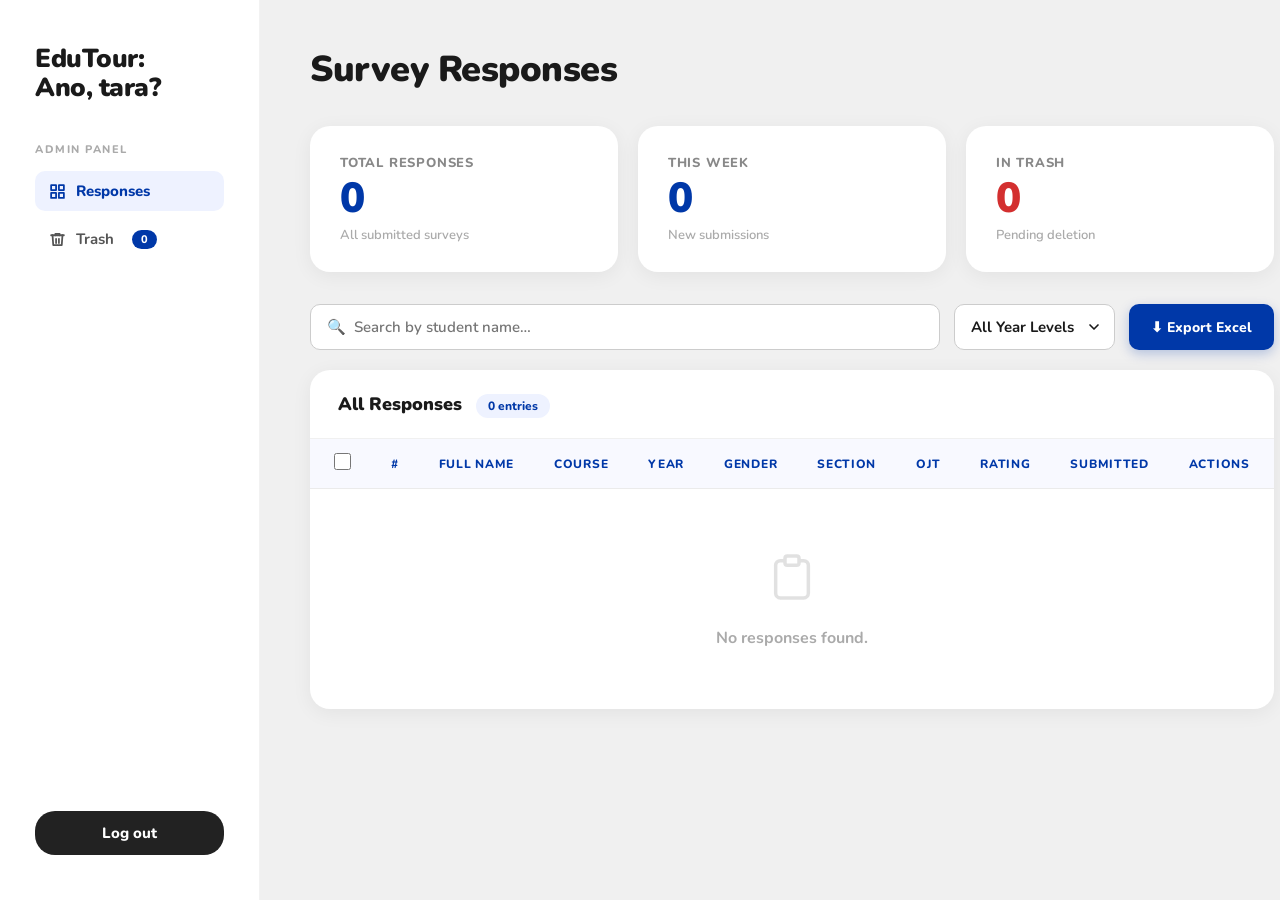
<file: admin.html>
<!DOCTYPE html>
<html lang="en">
<head>
    <meta charset="UTF-8">
    <meta name="viewport" content="width=device-width, initial-scale=1.0">
    <title>Admin Panel | EduTour</title>
    <link rel="stylesheet" href="style.css">
</head>
<body class="admin-body">

    <!-- Mobile sidebar toggle -->
    <button class="admin-mobile-toggle" id="adminSidebarToggle" onclick="toggleAdminSidebar()" aria-label="Toggle sidebar">
        <span></span><span></span><span></span>
    </button>
    <div class="admin-sidebar-overlay" id="adminSidebarOverlay" onclick="closeAdminSidebar()"></div>

    <aside class="admin-sidebar" id="adminSidebar">
        <div>
            <h2 class="sidebar-logo">EduTour:<br>Ano, tara?</h2>
            <p class="admin-nav-label">Admin Panel</p>
            <nav>
                <ul>
                    <li class="active">
                        <a href="admin.html">
                            <svg viewBox="0 0 24 24" fill="none" stroke="currentColor" stroke-width="2.5" stroke-linecap="round" stroke-linejoin="round" style="width:17px;height:17px;flex-shrink:0;"><rect x="3" y="3" width="7" height="7"/><rect x="14" y="3" width="7" height="7"/><rect x="14" y="14" width="7" height="7"/><rect x="3" y="14" width="7" height="7"/></svg>
                            Responses
                        </a>
                    </li>
                    <li>
                        <a href="#" onclick="openTrashView(event)">
                            <svg viewBox="0 0 24 24" fill="none" stroke="currentColor" stroke-width="2.5" stroke-linecap="round" stroke-linejoin="round" style="width:17px;height:17px;flex-shrink:0;"><polyline points="3 6 5 6 21 6"/><path d="M19 6l-1 14H6L5 6"/><path d="M10 11v6"/><path d="M14 11v6"/><path d="M9 6V4h6v2"/></svg>
                            Trash
                            <span class="admin-sidebar-badge" id="trashCountBadge">0</span>
                        </a>
                    </li>
                </ul>
            </nav>
        </div>

        <div class="admin-sidebar-logout">
            <button class="admin-logout-btn" onclick="openAdminLogout()">Log out</button>
        </div>
    </aside>

    <main class="admin-workspace">

        <!-- Page header -->
        <div class="admin-page-header">
            <h1 class="admin-page-title">Survey Responses</h1>
        </div>

        <!-- Stat cards -->
        <div class="admin-stat-row">
            <div class="admin-stat-card">
                <span class="admin-stat-label">Total Responses</span>
                <span class="admin-stat-value" id="statTotal">0</span>
                <span class="admin-stat-sub">All submitted surveys</span>
            </div>
            <div class="admin-stat-card">
                <span class="admin-stat-label">This Week</span>
                <span class="admin-stat-value" id="statWeek">0</span>
                <span class="admin-stat-sub">New submissions</span>
            </div>
            <div class="admin-stat-card">
                <span class="admin-stat-label">In Trash</span>
                <span class="admin-stat-value" id="statTrash" style="color:#d32f2f;">0</span>
                <span class="admin-stat-sub">Pending deletion</span>
            </div>
        </div>

        <!-- Toolbar -->
        <div class="admin-toolbar">
            <input class="admin-search-box" type="text" id="searchInput" placeholder="🔍  Search by student name…" oninput="applyFilters()">
            <div style="position:relative;">
                <select class="admin-filter-select" id="yearFilter" onchange="applyFilters()">
                    <option value="">All Year Levels</option>
                    <option value="1st Year">1st Year</option>
                    <option value="2nd Year">2nd Year</option>
                    <option value="3rd Year">3rd Year</option>
                    <option value="4th Year">4th Year</option>
                </select>
            </div>
            <div class="admin-export-group">
                <button class="admin-btn admin-btn-primary" onclick="exportToXLSX()">⬇ Export Excel</button>
            </div>
        </div>

        <!-- Responses table card -->
        <div class="admin-table-card" id="responsesTableCard">
            <div class="admin-table-header-bar">
                <div>
                    <span class="admin-table-header-title">All Responses</span>
                    <span class="admin-table-count-badge" id="tableCountBadge">0 entries</span>
                </div>
                <div class="admin-table-actions-right">
                    <button class="admin-btn admin-btn-outline-danger" id="deleteSelectedBtn" onclick="confirmDeleteSelected()" style="display:none;">
                        🗑 Delete Selected
                    </button>
                </div>
            </div>

            <div class="admin-table-wrapper">
                <table class="admin-table" id="responsesTable">
                    <thead>
                        <tr>
                            <th class="col-check"><input type="checkbox" class="admin-checkbox" id="selectAllChk" onchange="toggleSelectAll(this)"></th>
                            <th>#</th>
                            <th>Full Name</th>
                            <th>Course</th>
                            <th>Year</th>
                            <th>Gender</th>
                            <th>Section</th>
                            <th>OJT</th>
                            <th>Rating</th>
                            <th>Submitted</th>
                            <th>Actions</th>
                        </tr>
                    </thead>
                    <tbody id="responsesTableBody">
                        <!-- Populated by JS -->
                    </tbody>
                </table>
            </div>

            <!-- Empty state (shown when no responses) -->
            <div class="admin-empty-state" id="emptyState" style="display:none;">
                <svg viewBox="0 0 24 24" fill="none" stroke="currentColor" stroke-width="1.5"><path d="M9 5H7a2 2 0 00-2 2v12a2 2 0 002 2h10a2 2 0 002-2V7a2 2 0 00-2-2h-2"/><rect x="9" y="3" width="6" height="4" rx="1" ry="1"/></svg>
                <p>No responses found.</p>
            </div>

            <div class="admin-pagination" id="paginationBar">
                <span class="admin-pagination-info" id="paginationInfo">Showing 0–0 of 0</span>
                <div class="admin-pagination-btns" id="paginationBtns"></div>
            </div>
        </div>

        <!-- ---- TRASH SECTION ---- -->
        <div id="trashSection" style="display:none;">
            <div class="admin-section-divider">
                <div class="admin-section-divider-line"></div>
                <span class="admin-section-divider-label">🗑 Trash</span>
                <div class="admin-section-divider-line"></div>
            </div>

            <div class="admin-table-card">
                <div class="admin-table-header-bar">
                    <div>
                        <span class="admin-table-header-title">Deleted Responses</span>
                        <span class="admin-table-count-badge" id="trashTableCountBadge">0 entries</span>
                    </div>
                    <div class="admin-table-actions-right">
                        <button class="admin-btn admin-btn-ghost" onclick="restoreAllTrash()">↩ Restore All</button>
                        <button class="admin-btn admin-btn-danger" onclick="confirmEmptyTrash()">Empty Trash</button>
                    </div>
                </div>

                <div class="admin-table-wrapper">
                    <table class="admin-table" id="trashTable">
                        <thead>
                            <tr>
                                <th>#</th>
                                <th>Full Name</th>
                                <th>Course</th>
                                <th>Year</th>
                                <th>Gender</th>
                                <th>Deleted</th>
                                <th>Auto-Delete In</th>
                                <th>Actions</th>
                            </tr>
                        </thead>
                        <tbody id="trashTableBody">
                        </tbody>
                    </table>
                </div>

                <div class="admin-empty-state" id="trashEmptyState" style="display:none;">
                    <svg viewBox="0 0 24 24" fill="none" stroke="currentColor" stroke-width="1.5"><polyline points="3 6 5 6 21 6"/><path d="M19 6l-1 14H6L5 6"/><path d="M10 11v6"/><path d="M14 11v6"/><path d="M9 6V4h6v2"/></svg>
                    <p>Trash is empty.</p>
                </div>
            </div>
        </div>

    </main>


    <!-- VIEW RESPONSE MODAL -->
    <div class="admin-modal-overlay" id="viewModal" onclick="closeModalOnBackdrop(event,'viewModal')">
        <div class="admin-modal-card">
            <button class="admin-modal-close" onclick="closeAdminModal('viewModal')">&times;</button>
            <h2 class="admin-modal-title" id="viewModalName">Student Name</h2>
            <p class="admin-modal-subtitle" id="viewModalSub">Submitted on —</p>

            <div class="admin-view-section-title">Personal Information</div>
            <div class="admin-view-grid" id="viewPersonalGrid"></div>

            <div class="admin-view-section-title">Skills &amp; Experience Evaluation</div>
            <div class="admin-view-grid" id="viewSkillsGrid"></div>

            <div class="admin-view-section-title">Tourism Survey Answers</div>
            <div class="admin-view-grid" id="viewTourismGrid"></div>

            <div style="display:flex;gap:10px;margin-top:32px;flex-wrap:wrap;">
                <button class="admin-btn admin-btn-ghost" style="flex:1;" onclick="printResponse()">🖨 Print</button>
                <button class="admin-btn admin-btn-primary" style="flex:1;" onclick="downloadPDF()">⬇ Download PDF</button>
            </div>
        </div>
    </div>

    <!-- DELETE SINGLE CONFIRM MODAL -->
    <div class="admin-modal-overlay" id="deleteModal" onclick="closeModalOnBackdrop(event,'deleteModal')">
        <div class="admin-modal-card admin-modal-card-sm">
            <button class="admin-modal-close" onclick="closeAdminModal('deleteModal')">&times;</button>
            <div class="admin-confirm-icon">🗑️</div>
            <h3 class="admin-confirm-title">Move to Trash?</h3>
            <p class="admin-confirm-body">This response will be moved to the trash and automatically permanently deleted after <strong>30 days</strong>. You can restore it anytime before then.</p>
            <div class="admin-confirm-buttons">
                <button class="admin-btn admin-btn-ghost" onclick="closeAdminModal('deleteModal')">Cancel</button>
                <button class="admin-btn admin-btn-danger" onclick="executeDelete()">Move to Trash</button>
            </div>
        </div>
    </div>

    <!-- DELETE SELECTED CONFIRM MODAL -->
    <div class="admin-modal-overlay" id="deleteSelectedModal" onclick="closeModalOnBackdrop(event,'deleteSelectedModal')">
        <div class="admin-modal-card admin-modal-card-sm">
            <button class="admin-modal-close" onclick="closeAdminModal('deleteSelectedModal')">&times;</button>
            <div class="admin-confirm-icon">🗑️</div>
            <h3 class="admin-confirm-title" id="deleteSelectedTitle">Delete Selected?</h3>
            <p class="admin-confirm-body">The selected responses will be moved to trash and permanently deleted after <strong>30 days</strong> if not restored.</p>
            <div class="admin-confirm-buttons">
                <button class="admin-btn admin-btn-ghost" onclick="closeAdminModal('deleteSelectedModal')">Cancel</button>
                <button class="admin-btn admin-btn-danger" onclick="executeDeleteSelected()">Move to Trash</button>
            </div>
        </div>
    </div>

    <!-- PERMANENT DELETE CONFIRM MODAL (from trash) -->
    <div class="admin-modal-overlay" id="permDeleteModal" onclick="closeModalOnBackdrop(event,'permDeleteModal')">
        <div class="admin-modal-card admin-modal-card-sm">
            <button class="admin-modal-close" onclick="closeAdminModal('permDeleteModal')">&times;</button>
            <div class="admin-confirm-icon">⚠️</div>
            <h3 class="admin-confirm-title">Permanently Delete?</h3>
            <div class="admin-perm-warning">⚠️ This action cannot be undone. The record will be erased permanently and cannot be recovered.</div>
            <div class="admin-confirm-buttons">
                <button class="admin-btn admin-btn-ghost" onclick="closeAdminModal('permDeleteModal')">Cancel</button>
                <button class="admin-btn admin-btn-danger" onclick="executePermDelete()">Delete Permanently</button>
            </div>
        </div>
    </div>

    <!-- EMPTY TRASH CONFIRM MODAL -->
    <div class="admin-modal-overlay" id="emptyTrashModal" onclick="closeModalOnBackdrop(event,'emptyTrashModal')">
        <div class="admin-modal-card admin-modal-card-sm">
            <button class="admin-modal-close" onclick="closeAdminModal('emptyTrashModal')">&times;</button>
            <div class="admin-confirm-icon">🗑️</div>
            <h3 class="admin-confirm-title">Empty Entire Trash?</h3>
            <div class="admin-perm-warning">⚠️ All items in the trash will be permanently deleted. This cannot be undone.</div>
            <div class="admin-confirm-buttons">
                <button class="admin-btn admin-btn-ghost" onclick="closeAdminModal('emptyTrashModal')">Cancel</button>
                <button class="admin-btn admin-btn-danger" onclick="executeEmptyTrash()">Empty Trash</button>
            </div>
        </div>
    </div>

    <!-- LOGOUT CONFIRM MODAL -->
    <div class="admin-modal-overlay" id="adminLogoutModal" onclick="closeModalOnBackdrop(event,'adminLogoutModal')">
        <div class="admin-modal-card admin-modal-card-sm">
            <button class="admin-modal-close" onclick="closeAdminModal('adminLogoutModal')">&times;</button>
            <div class="admin-logout-confirm-inner">
                <div class="admin-confirm-icon">👋</div>
                <h3 class="admin-confirm-title">Logging Out?</h3>
                <p class="admin-confirm-body">Are you sure you want to end your session and return to the main landing page?</p>
                <div class="admin-confirm-buttons">
                    <button class="admin-btn admin-btn-ghost" onclick="closeAdminModal('adminLogoutModal')">Cancel</button>
                    <button class="admin-btn admin-btn-danger" onclick="window.location.href='index.html'">Log Out</button>
                </div>
            </div>
        </div>
    </div>

    <!-- ===================== JAVASCRIPT ===================== -->
    <script>
    const LS_RESPONSES_KEY = 'tourinsights_responses';
    const LS_TRASH_KEY     = 'tourinsights_trash';

    function loadFromStorage() {
        try {
            const r = localStorage.getItem(LS_RESPONSES_KEY);
            const t = localStorage.getItem(LS_TRASH_KEY);
            return {
                responses:        r ? JSON.parse(r) : [],
                trashedResponses: t ? JSON.parse(t) : []
            };
        } catch(e) {
            return { responses: [], trashedResponses: [] };
        }
    }

    function saveToStorage() {
        try {
            localStorage.setItem(LS_RESPONSES_KEY, JSON.stringify(responses));
            localStorage.setItem(LS_TRASH_KEY,      JSON.stringify(trashedResponses));
        } catch(e) {}
    }

    const _stored = loadFromStorage();
    let responses        = _stored.responses;
    let trashedResponses = _stored.trashedResponses;
    let filteredResponses = [...responses];

    // Pagination
    const PAGE_SIZE = 10;
    let currentPage = 1;

    // Pending action targets
    let pendingDeleteId = null;
    let pendingPermDeleteId = null;
    let currentViewId = null;

    // =========================================================
    //  INIT
    // =========================================================
    document.addEventListener('DOMContentLoaded', function () {
        const _init = loadFromStorage();
        responses        = _init.responses;
        trashedResponses = _init.trashedResponses;
        filteredResponses = [...responses];
        updateStats();
        renderTable();
    });

    // =========================================================
    //  STATS
    // =========================================================
    function updateStats() {
        const now = Date.now();
        const weekAgo = now - 7 * 86400000;
        const thisWeek = responses.filter(r => r.submittedAt >= weekAgo).length;

        document.getElementById('statTotal').textContent = responses.length;
        document.getElementById('statWeek').textContent = thisWeek;
        document.getElementById('statTrash').textContent = trashedResponses.length;
        document.getElementById('trashCountBadge').textContent = trashedResponses.length;
    }

    // =========================================================
    //  FILTERS & SEARCH
    // =========================================================
    function applyFilters() {
        const query = document.getElementById('searchInput').value.trim().toLowerCase();
        const year = document.getElementById('yearFilter').value;

        filteredResponses = responses.filter(r => {
            const fullName = (r.firstName + ' ' + r.lastName).toLowerCase();
            const matchName = !query || fullName.includes(query);
            const matchYear = !year || r.year === year;
            return matchName && matchYear;
        });

        currentPage = 1;
        renderTable();
    }

    // =========================================================
    //  TABLE RENDER
    // =========================================================
    function renderTable() {
        const tbody = document.getElementById('responsesTableBody');
        const emptyState = document.getElementById('emptyState');
        const totalCount = filteredResponses.length;
        const totalPages = Math.max(1, Math.ceil(totalCount / PAGE_SIZE));
        if (currentPage > totalPages) currentPage = totalPages;

        const start = (currentPage - 1) * PAGE_SIZE;
        const end = Math.min(start + PAGE_SIZE, totalCount);
        const pageData = filteredResponses.slice(start, end);

        // Badge
        document.getElementById('tableCountBadge').textContent =
            totalCount + (totalCount === 1 ? ' entry' : ' entries');

        // Empty state
        if (totalCount === 0) {
            tbody.innerHTML = '';
            emptyState.style.display = 'block';
            document.getElementById('paginationBar').style.display = 'none';
            renderPagination(0, 0, 0, 0);
            return;
        }

        emptyState.style.display = 'none';
        document.getElementById('paginationBar').style.display = 'flex';

        // Rows
        tbody.innerHTML = '';
        pageData.forEach((r, idx) => {
            const row = document.createElement('tr');
            row.dataset.id = r.id;

            const genderClass = r.gender === 'Male' ? 'admin-gender-m'
                : r.gender === 'Female' ? 'admin-gender-f'
                : r.gender === 'Non-binary' ? 'admin-gender-nb'
                : 'admin-gender-ns';

            const ratingStars = '⭐'.repeat(parseInt(r.learningRating) || 0);
            const submittedDate = new Date(r.submittedAt).toLocaleDateString('en-PH', { year: 'numeric', month: 'short', day: 'numeric' });

            row.innerHTML = `
                <td class="col-check"><input type="checkbox" class="admin-checkbox row-chk" data-id="${r.id}" onchange="onRowCheck()"></td>
                <td>${start + idx + 1}</td>
                <td class="admin-name-cell">${escHtml(r.firstName)} ${escHtml(r.lastName)}</td>
                <td>${escHtml(r.course)}</td>
                <td><span class="admin-year-badge">${escHtml(r.year)}</span></td>
                <td><span class="admin-gender-badge ${genderClass}">${escHtml(r.gender)}</span></td>
                <td>${escHtml(r.section)}</td>
                <td>${escHtml(r.ojtStatus)}</td>
                <td title="${escHtml(r.learningRating)}/5">${ratingStars}</td>
                <td>${submittedDate}</td>
                <td>
                    <div class="admin-row-actions">
                        <button class="admin-icon-btn aibtn-view" title="View" onclick="openViewModal(${r.id})">
                            <svg viewBox="0 0 24 24" fill="none" stroke="currentColor" stroke-width="2.5" stroke-linecap="round" stroke-linejoin="round"><path d="M1 12s4-8 11-8 11 8 11 8-4 8-11 8-11-8-11-8z"/><circle cx="12" cy="12" r="3"/></svg>
                        </button>
                        <button class="admin-icon-btn aibtn-pdf" title="Download PDF" onclick="openViewThenAction(${r.id},'pdf')">
                            <svg viewBox="0 0 24 24" fill="none" stroke="currentColor" stroke-width="2.5" stroke-linecap="round" stroke-linejoin="round"><path d="M14 2H6a2 2 0 00-2 2v16a2 2 0 002 2h12a2 2 0 002-2V8z"/><polyline points="14 2 14 8 20 8"/><line x1="12" y1="18" x2="12" y2="12"/><line x1="9" y1="15" x2="15" y2="15"/></svg>
                        </button>
                        <button class="admin-icon-btn aibtn-print" title="Print" onclick="openViewThenAction(${r.id},'print')">
                            <svg viewBox="0 0 24 24" fill="none" stroke="currentColor" stroke-width="2.5" stroke-linecap="round" stroke-linejoin="round"><polyline points="6 9 6 2 18 2 18 9"/><path d="M6 18H4a2 2 0 01-2-2v-5a2 2 0 012-2h16a2 2 0 012 2v5a2 2 0 01-2 2h-2"/><rect x="6" y="14" width="12" height="8"/></svg>
                        </button>
                        <button class="admin-icon-btn aibtn-trash" title="Delete" onclick="confirmDelete(${r.id})">
                            <svg viewBox="0 0 24 24" fill="none" stroke="currentColor" stroke-width="2.5" stroke-linecap="round" stroke-linejoin="round"><polyline points="3 6 5 6 21 6"/><path d="M19 6l-1 14H6L5 6"/><path d="M10 11v6"/><path d="M14 11v6"/><path d="M9 6V4h6v2"/></svg>
                        </button>
                    </div>
                </td>`;
            tbody.appendChild(row);
        });

        renderPagination(start, end, totalCount, totalPages);
    }

    function renderPagination(start, end, total, totalPages) {
        const info = document.getElementById('paginationInfo');
        const btns = document.getElementById('paginationBtns');

        if (total === 0) { info.textContent = 'No results'; btns.innerHTML = ''; return; }

        info.textContent = `Showing ${start + 1}–${end} of ${total}`;

        btns.innerHTML = '';

        // Prev
        const prev = makePageBtn('‹', currentPage === 1, () => { currentPage--; renderTable(); });
        btns.appendChild(prev);

        // Page numbers
        for (let p = 1; p <= totalPages; p++) {
            const b = makePageBtn(p, false, () => { currentPage = p; renderTable(); });
            if (p === currentPage) b.classList.add('active');
            btns.appendChild(b);
        }

        // Next
        const next = makePageBtn('›', currentPage === totalPages, () => { currentPage++; renderTable(); });
        btns.appendChild(next);
    }

    function makePageBtn(label, disabled, onClick) {
        const b = document.createElement('button');
        b.className = 'admin-page-btn';
        b.textContent = label;
        b.disabled = disabled;
        if (!disabled) b.addEventListener('click', onClick);
        return b;
    }

    // =========================================================
    //  CHECKBOXES
    // =========================================================
    function toggleSelectAll(chk) {
        document.querySelectorAll('.row-chk').forEach(c => c.checked = chk.checked);
        onRowCheck();
    }

    function onRowCheck() {
        const any = document.querySelectorAll('.row-chk:checked').length > 0;
        const deleteBtn = document.getElementById('deleteSelectedBtn');
        if (deleteBtn) deleteBtn.style.display = any ? 'inline-flex' : 'none';
    }

    function getSelectedIds() {
        return [...document.querySelectorAll('.row-chk:checked')].map(c => parseInt(c.dataset.id));
    }

    // =========================================================
    //  VIEW MODAL
    // =========================================================
    function openViewModal(id) {
        const r = responses.find(x => x.id === id);
        if (!r) return;
        currentViewId = id;

        document.getElementById('viewModalName').textContent = r.firstName + ' ' + r.lastName;
        document.getElementById('viewModalSub').textContent =
            'Submitted on ' + new Date(r.submittedAt).toLocaleDateString('en-PH', { year: 'numeric', month: 'long', day: 'numeric' });

        document.getElementById('viewPersonalGrid').innerHTML = buildViewFields([
            ['First Name', r.firstName], ['Last Name', r.lastName],
            ['Course', r.course], ['Year Level', r.year],
            ['Gender', r.gender], ['Section', r.section],
            ['Date of Birth', r.dob], ['OJT Status', r.ojtStatus],
        ]);

        document.getElementById('viewSkillsGrid').innerHTML = buildViewFields([
            ['Skills Confident In', r.skillsConfident],
            ['Skills to Improve', r.skillsImprove],
            ['Specialization', r.specialization],
            ['Learning Rating', r.learningRating + ' / 5'],
            ['Prepared for Work?', r.preparedForWork],
        ]);

        document.getElementById('viewTourismGrid').innerHTML = buildViewFields([
            ['Tourism Q1', r.tourismQ1], ['Tourism Q2', r.tourismQ2],
            ['Tourism Q3', r.tourismQ3], ['Tourism Q4', r.tourismQ4],
            ['Tourism Q5', r.tourismQ5],
        ]);

        openAdminModal('viewModal');
    }

    function buildViewFields(pairs) {
        return pairs.map(([label, value]) =>
            `<div class="admin-view-field">
                <label>${escHtml(label)}</label>
                <div class="avf-value">${escHtml(value || '—')}</div>
            </div>`
        ).join('');
    }

    function openViewThenAction(id, action) {
        openViewModal(id);
        if (action === 'pdf') setTimeout(downloadPDF, 400);
        else if (action === 'print') setTimeout(printResponse, 400);
    }

    // =========================================================
    //  PDF / PRINT
    // =========================================================
    function downloadPDF() {
        const r = responses.find(x => x.id === currentViewId);
        if (!r) return;

        const html = buildPrintHTML(r);
        const win = window.open('', '_blank');
        win.document.write(html);
        win.document.close();
        win.focus();
        setTimeout(() => { win.print(); }, 600);
    }

    function printResponse() {
        const r = responses.find(x => x.id === currentViewId);
        if (!r) return;

        const html = buildPrintHTML(r);
        const win = window.open('', '_blank');
        win.document.write(html);
        win.document.close();
        win.focus();
        setTimeout(() => { win.print(); }, 600);
    }

    function buildPrintHTML(r) {
        return `<!DOCTYPE html>
<html><head><meta charset="UTF-8">
<title>Response — ${r.firstName} ${r.lastName}</title>
<style>
  @import url('https://fonts.googleapis.com/css2?family=Nunito:wght@400;700;800;900&display=swap');
  * { margin:0; padding:0; box-sizing:border-box; font-family:'Nunito',sans-serif; }
  body { padding:36px 48px; background:#fff; color:#1a1a1a; }
  h1 { font-size:26px; font-weight:900; color:#0038A8; margin-bottom:4px; }
  .sub { font-size:13px; color:#888; font-weight:700; margin-bottom:28px; }
  .section-title { font-size:12px; font-weight:800; color:#0038A8; text-transform:uppercase; letter-spacing:1px;
    border-bottom:2px solid #EEF2FF; padding-bottom:6px; margin:24px 0 14px; }
  .grid { display:grid; grid-template-columns:1fr 1fr; gap:14px 28px; }
  .field label { display:block; font-size:11px; font-weight:800; color:#aaa; text-transform:uppercase; letter-spacing:0.5px; margin-bottom:3px; }
  .field .v { font-size:14px; font-weight:700; border-bottom:1.5px solid #E8E8E8; padding-bottom:5px; min-height:24px; }
  .footer { margin-top:40px; font-size:11px; color:#aaa; text-align:center; }
  @media print { body { padding:20px 28px; } }\n<\/style><\/head><body>
<h1>${r.firstName} ${r.lastName}</h1>
<p class="sub">Submitted on ${new Date(r.submittedAt).toLocaleDateString('en-PH',{year:'numeric',month:'long',day:'numeric'})} &nbsp;|&nbsp; TourInsights Survey Response</p>
<div class="section-title">Personal Information</div>
<div class="grid">
  ${[['First Name',r.firstName],['Last Name',r.lastName],['Course',r.course],['Year Level',r.year],['Gender',r.gender],['Section',r.section],['Date of Birth',r.dob],['OJT Status',r.ojtStatus]]
    .map(([l,v])=>`<div class="field"><label>${l}</label><div class="v">${v||'—'}</div></div>`).join('')}
</div>
<div class="section-title">Skills &amp; Experience</div>
<div class="grid">
  ${[['Skills Confident In',r.skillsConfident],['Skills to Improve',r.skillsImprove],['Specialization',r.specialization],['Learning Rating',r.learningRating+' / 5'],['Prepared for Work?',r.preparedForWork]]
    .map(([l,v])=>`<div class="field"><label>${l}</label><div class="v">${v||'—'}</div></div>`).join('')}
</div>
<div class="section-title">Tourism Survey</div>
<div class="grid">
  ${[['Tourism Q1',r.tourismQ1],['Tourism Q2',r.tourismQ2],['Tourism Q3',r.tourismQ3],['Tourism Q4',r.tourismQ4],['Tourism Q5',r.tourismQ5]]
    .map(([l,v])=>`<div class="field"><label>${l}</label><div class="v">${v||'—'}</div></div>`).join('')}
</div>
<div class="footer">TourInsights Admin Panel &mdash; Printed ${new Date().toLocaleString('en-PH')}</div>
<\/body><\/html>`;
    }

    // =========================================================
    //  DELETE (SINGLE)
    // =========================================================
    function confirmDelete(id) {
        pendingDeleteId = id;
        openAdminModal('deleteModal');
    }

    function executeDelete() {
        if (pendingDeleteId == null) return;
        const idx = responses.findIndex(r => r.id === pendingDeleteId);
        if (idx !== -1) {
            const [removed] = responses.splice(idx, 1);
            removed.deletedAt = Date.now();
            removed.autoDeleteAt = Date.now() + 30 * 86400000;
            trashedResponses.push(removed);
        }
        pendingDeleteId = null;
        closeAdminModal('deleteModal');
        applyFilters();
        renderTrashTable();
        updateStats();
        saveToStorage();
    }

    // =========================================================
    //  DELETE SELECTED
    // =========================================================
    function confirmDeleteSelected() {
        const ids = getSelectedIds();
        if (!ids.length) return;
        document.getElementById('deleteSelectedTitle').textContent =
            `Move ${ids.length} response${ids.length > 1 ? 's' : ''} to Trash?`;
        openAdminModal('deleteSelectedModal');
    }

    function executeDeleteSelected() {
        const ids = getSelectedIds();
        ids.forEach(id => {
            const idx = responses.findIndex(r => r.id === id);
            if (idx !== -1) {
                const [removed] = responses.splice(idx, 1);
                removed.deletedAt = Date.now();
                removed.autoDeleteAt = Date.now() + 30 * 86400000;
                trashedResponses.push(removed);
            }
        });
        document.getElementById('selectAllChk').checked = false;
        closeAdminModal('deleteSelectedModal');
        applyFilters();
        renderTrashTable();
        updateStats();
        saveToStorage();
    }

    // =========================================================
    //  TRASH
    // =========================================================
    function openTrashView(e) {
        e.preventDefault();
        const sec = document.getElementById('trashSection');
        sec.style.display = sec.style.display === 'none' ? 'block' : 'none';
        if (sec.style.display === 'block') {
            renderTrashTable();
            sec.scrollIntoView({ behavior: 'smooth', block: 'start' });
        }
    }

    function renderTrashTable() {
        const tbody = document.getElementById('trashTableBody');
        const emptyState = document.getElementById('trashEmptyState');

        document.getElementById('trashTableCountBadge').textContent =
            trashedResponses.length + (trashedResponses.length === 1 ? ' entry' : ' entries');

        if (!trashedResponses.length) {
            tbody.innerHTML = '';
            emptyState.style.display = 'block';
            return;
        }

        emptyState.style.display = 'none';
        tbody.innerHTML = '';

        trashedResponses.forEach((r, idx) => {
            const daysLeft = Math.max(0, Math.ceil((r.autoDeleteAt - Date.now()) / 86400000));
            const deletedDate = new Date(r.deletedAt).toLocaleDateString('en-PH', { year: 'numeric', month: 'short', day: 'numeric' });

            const genderClass = r.gender === 'Male' ? 'admin-gender-m'
                : r.gender === 'Female' ? 'admin-gender-f'
                : r.gender === 'Non-binary' ? 'admin-gender-nb' : 'admin-gender-ns';

            const row = document.createElement('tr');
            row.innerHTML = `
                <td>${idx + 1}</td>
                <td class="admin-name-cell">${escHtml(r.firstName)} ${escHtml(r.lastName)}</td>
                <td>${escHtml(r.course)}</td>
                <td><span class="admin-year-badge">${escHtml(r.year)}</span></td>
                <td><span class="admin-gender-badge ${genderClass}">${escHtml(r.gender)}</span></td>
                <td>${deletedDate}</td>
                <td><span class="trash-countdown">${daysLeft}d left</span></td>
                <td>
                    <div class="admin-row-actions">
                        <button class="admin-btn admin-btn-ghost" style="height:34px;padding:0 14px;font-size:12px;" onclick="restoreItem(${r.id})">↩ Restore</button>
                        <button class="admin-icon-btn aibtn-trash" title="Delete permanently" onclick="confirmPermDelete(${r.id})">
                            <svg viewBox="0 0 24 24" fill="none" stroke="currentColor" stroke-width="2.5" stroke-linecap="round" stroke-linejoin="round"><polyline points="3 6 5 6 21 6"/><path d="M19 6l-1 14H6L5 6"/><path d="M10 11v6"/><path d="M14 11v6"/><path d="M9 6V4h6v2"/></svg>
                        </button>
                    </div>
                </td>`;
            tbody.appendChild(row);
        });
    }

    function restoreItem(id) {
        const idx = trashedResponses.findIndex(r => r.id === id);
        if (idx !== -1) {
            const [r] = trashedResponses.splice(idx, 1);
            delete r.deletedAt;
            delete r.autoDeleteAt;
            responses.push(r);
        }
        applyFilters();
        renderTrashTable();
        updateStats();
        saveToStorage();
    }

    function restoreAllTrash() {
        [...trashedResponses].forEach(r => restoreItem(r.id));
    }

    function confirmPermDelete(id) {
        pendingPermDeleteId = id;
        openAdminModal('permDeleteModal');
    }

    function executePermDelete() {
        const idx = trashedResponses.findIndex(r => r.id === pendingPermDeleteId);
        if (idx !== -1) trashedResponses.splice(idx, 1);
        pendingPermDeleteId = null;
        closeAdminModal('permDeleteModal');
        renderTrashTable();
        updateStats();
        saveToStorage();
    }

    function confirmEmptyTrash() {
        if (!trashedResponses.length) return;
        openAdminModal('emptyTrashModal');
    }

    function executeEmptyTrash() {
        trashedResponses.length = 0;
        closeAdminModal('emptyTrashModal');
        renderTrashTable();
        updateStats();
        saveToStorage();
    }

    // =========================================================
    //  EXPORT
    // =========================================================
    function flattenResponse(r) {
        return {
            'ID': r.id,
            'First Name': r.firstName, 'Last Name': r.lastName,
            'Course': r.course, 'Year Level': r.year,
            'Gender': r.gender, 'Section': r.section,
            'Date of Birth': r.dob, 'OJT Status': r.ojtStatus,
            'Skills Confident': r.skillsConfident, 'Skills to Improve': r.skillsImprove,
            'Specialization': r.specialization, 'Learning Rating': r.learningRating,
            'Prepared for Work': r.preparedForWork,
            'Tourism Q1': r.tourismQ1, 'Tourism Q2': r.tourismQ2,
            'Tourism Q3': r.tourismQ3, 'Tourism Q4': r.tourismQ4,
            'Tourism Q5': r.tourismQ5,
            'Submitted At': new Date(r.submittedAt).toLocaleString('en-PH'),
        };
    }

    function exportToCSV() {
        if (!responses.length) { alert('No responses to export.'); return; }
        const rows = responses.map(flattenResponse);
        const headers = Object.keys(rows[0]);
        const csv = [
            headers.join(','),
            ...rows.map(r => headers.map(h => `"${String(r[h] || '').replace(/"/g, '""')}"`).join(','))
        ].join('\n');

        downloadFile('TourInsights_Responses.csv', csv, 'text/csv');
    }

    function exportToXLSX() {
        if (!responses.length) { alert('No responses to export.'); return; }
        // Build XLSX-compatible CSV (tab-separated) and save as .xlsx-named file
        // For a real implementation, SheetJS would be used. Here we produce a proper TSV for Excel.
        const rows = responses.map(flattenResponse);
        const headers = Object.keys(rows[0]);
        const tsv = [
            headers.join('\t'),
            ...rows.map(r => headers.map(h => String(r[h] || '')).join('\t'))
        ].join('\n');

        // Note: true .xlsx requires SheetJS. This downloads a TSV that Excel opens natively.
        downloadFile('TourInsights_Responses.xls', tsv, 'application/vnd.ms-excel');
    }

    function downloadFile(filename, content, mimeType) {
        const blob = new Blob([content], { type: mimeType });
        const url = URL.createObjectURL(blob);
        const a = document.createElement('a');
        a.href = url; a.download = filename; a.click();
        URL.revokeObjectURL(url);
    }

    // =========================================================
    //  MODAL HELPERS
    // =========================================================
    function openAdminModal(id) {
        const m = document.getElementById(id);
        if (m) { m.classList.add('active'); document.body.classList.add('modal-open'); }
    }

    function closeAdminModal(id) {
        const m = document.getElementById(id);
        if (m) {
            m.classList.remove('active');
            if (!document.querySelectorAll('.admin-modal-overlay.active').length) {
                document.body.classList.remove('modal-open');
            }
        }
    }

    function closeModalOnBackdrop(e, id) {
        if (e.target.id === id) closeAdminModal(id);
    }

    function openAdminLogout() {
        openAdminModal('adminLogoutModal');
    }

    // =========================================================
    //  SIDEBAR (mobile)
    // =========================================================
    function toggleAdminSidebar() {
        const s = document.getElementById('adminSidebar');
        const o = document.getElementById('adminSidebarOverlay');
        s.classList.toggle('mobile-open');
        o.classList.toggle('active');
    }

    function closeAdminSidebar() {
        document.getElementById('adminSidebar').classList.remove('mobile-open');
        document.getElementById('adminSidebarOverlay').classList.remove('active');
    }

    // =========================================================
    //  UTIL
    // =========================================================
    function escHtml(str) {
        return String(str || '').replace(/&/g,'&amp;').replace(/</g,'&lt;').replace(/>/g,'&gt;').replace(/"/g,'&quot;');
    }
    </script>

</body>
</html>
</file>
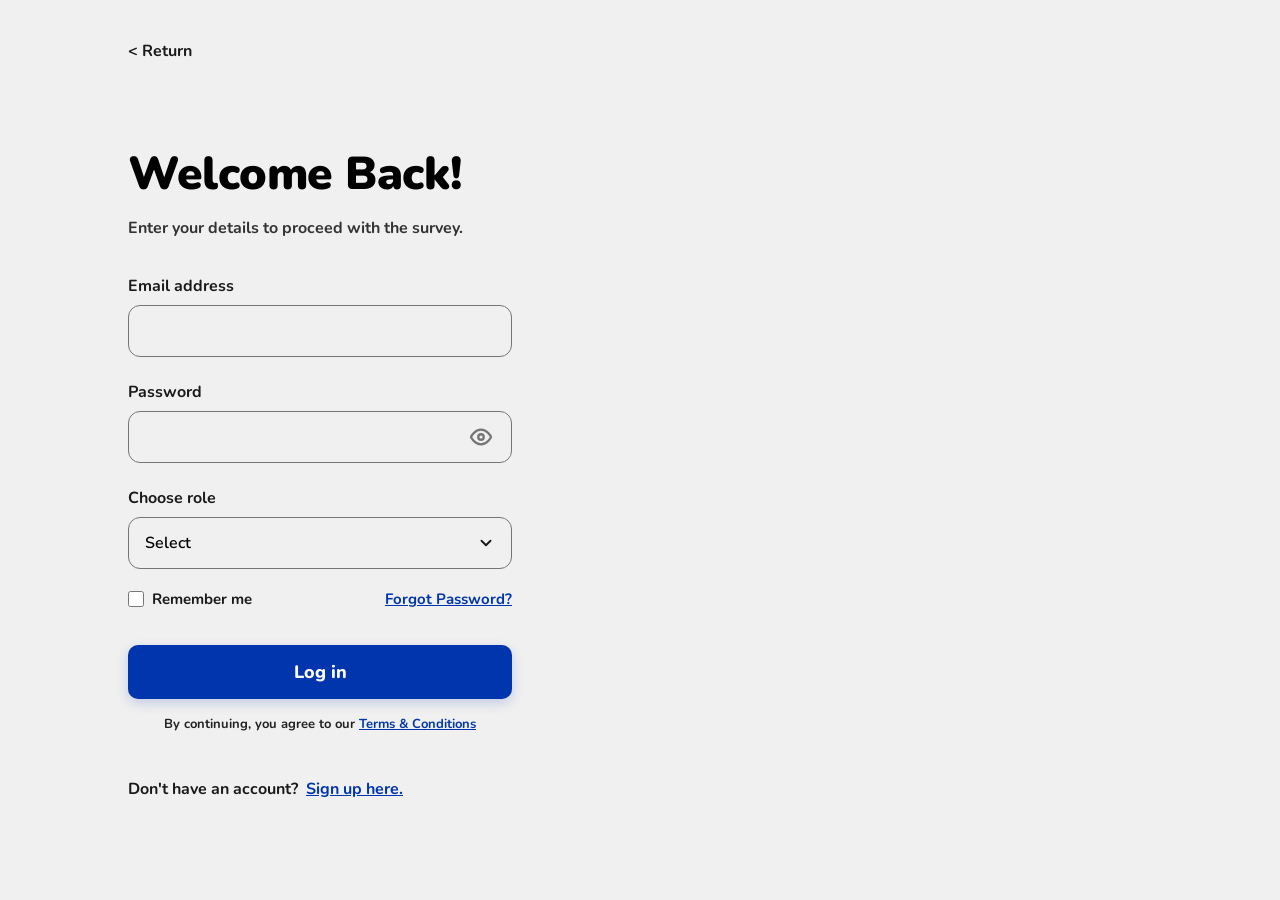
<file: login_page.html>
<!DOCTYPE html>
<html lang="en">
<head>
    <meta charset="UTF-8">
    <meta name="viewport" content="width=device-width, initial-scale=1.0">
    <title>Log In | EduTour</title>
    <link rel="stylesheet" href="style.css">
</head>
<body class="login-page-body">

    <div class="login-wrapper">
        
        <div class="login-container-left">
            
            <a href="index.html" class="return-link">&lt; Return</a>
            
            <div class="login-form-content">
                <h1 class="welcome-heading">Welcome Back!</h1>
                <p class="welcome-subtext">Enter your details to proceed with the survey.</p>
                
                <form action="#" id="loginForm" class="login-form-element" onsubmit="handleDemoValidation(event)">
                    
                    <div class="input-field-block">
                        <label for="email" class="input-label-text">Email address</label>
                        <input type="email" id="email" class="custom-input-box" required autocomplete="username">
                        <span class="field-error-msg" id="emailError">Please enter a valid email address.</span>
                    </div>
                    
                    <div class="input-field-block">
                        <label for="password" class="input-label-text">Password</label>
                        <div class="password-input-container">
                            <input type="password" id="password" class="custom-input-box" required autocomplete="current-password">
                            <button type="button" class="password-toggle-btn" onclick="togglePasswordVisibility()" aria-label="Toggle password visibility">
                                <svg xmlns="http://www.w3.org/2000/svg" class="eye-icon-svg" viewBox="0 0 24 24" fill="none" stroke="currentColor" stroke-width="2.5" stroke-linecap="round" stroke-linejoin="round">
                                    <path d="M1 12s4-8 11-8 11 8 11 8-4 8-11 8-11-8-11-8z"></path>
                                    <circle cx="12" cy="12" r="3"></circle>
                                </svg>
                            </button>
                        </div>
                        <span class="field-error-msg" id="passwordError">Incorrect password. Please try again.</span>
                    </div>

                    <div class="input-field-block">
                        <label for="role" class="input-label-text">Choose role</label>
                        <div class="select-wrapper">
                            <select id="role" class="custom-input-box select-field-box" required>
                                <option value="" disabled selected>Select</option>
                                <option value="student">Student</option>
                                <option value="admin">Admin</option>
                            </select>
                        </div>
                        <span class="field-error-msg" id="roleError">Please select a role.</span>
                    </div>
                    
                    <div class="form-options-row">
                        <label class="remember-me-checkbox">
                            <input type="checkbox" id="remember">
                            <span>Remember me</span>
                        </label>
                        <a href="#" class="forgot-password-link" onclick="openResetModal(event)">Forgot Password?</a>
                    </div>
                    
                    <button type="submit" class="primary-login-btn">Log in</button>
                    <p class="login-terms-agreement-text">By continuing, you agree to our <a href="#" onclick="openTermsModal(event)">Terms &amp; Conditions</a></p>
                </form>
                
                <div class="signup-redirect-footer">
                    <span>Don't have an account?</span>
                    <a href="signup_page.html" class="signup-link-text">Sign up here.</a>
                </div>
            </div>
            
        </div>
        
        <div class="login-container-right"></div>
        
    </div>

    <!-- Terms & Conditions Modal -->
    <div id="termsModal" class="modal-overlay" onclick="closeTermsModalOutside(event)">
        <div class="modal-card">
            <button class="modal-close-btn" onclick="closeTermsModal()">&times;</button>
            <div class="modal-content-scroll">
                <h1 class="modal-title">Terms &amp; Conditions</h1>
                <p class="modal-date">Effective Date: May 23, 2026</p>

                <h2 class="modal-subtitle">I. Acceptance</h2>
                <p class="modal-paragraph">Welcome to the Tourism Management Academic &amp; Practical Experience Survey Platform. By accessing or using this platform, you agree to these Terms &amp; Conditions. If you do not agree, you must not use this website.</p>

                <h2 class="modal-subtitle">II. Eligibility and Registration</h2>
                <p class="modal-paragraph">This is an institutional research tool for authorized tourism students. Registration requires accurate information, including your full name, Student ID, and institutional email. Using false credentials is strictly prohibited.</p>

                <h2 class="modal-subtitle">III. Data Collection and Usage</h2>
                <p class="modal-paragraph">We collect personal, academic, and contact details to facilitate research and ensure platform security. Your data is used strictly for curriculum analysis, identity verification, and to maintain the integrity of survey results.</p>

                <h2 class="modal-subtitle">IV. Privacy and Confidentiality</h2>
                <p class="modal-paragraph">We prioritize your privacy. All survey responses are aggregated and anonymized for academic reports; your individual answers will never be linked to your identity publicly. We do not sell or trade your personal information.</p>

                <h2 class="modal-subtitle">V. User Responsibility and System Integrity</h2>
                <p class="modal-paragraph">You are responsible for your account security. Users must not submit fraudulent data, attempt to bypass security, or introduce malicious software. Any activity occurring under your account is your sole responsibility.</p>

                <h2 class="modal-subtitle">VI. Enforcement and Accountability</h2>
                <p class="modal-paragraph">We log all access details to ensure traceability. Violations of these terms, including data tampering, will result in account termination and may lead to disciplinary action by institutional authorities.</p>

                <h2 class="modal-subtitle">VII. Modifications and Contact</h2>
                <p class="modal-paragraph">We may update these terms as the platform evolves. For questions regarding your data or account management, please reach out via the contact information provided in the platform footer.</p>
            </div>
        </div>
    </div>

    <!-- 1:1 Revised Password Reset Modal View Component Framework matching structural sketch parameters -->
    <div id="resetPasswordModal" class="modal-overlay" onclick="closeResetModalOutside(event)">
        <div class="modal-card reset-modal-card" style="max-width: 520px; padding: 40px; height: auto;">
            <button class="modal-close-btn reset-close-x" onclick="closeResetModal()">&times;</button>
            
            <h1 class="reset-modal-heading" style="font-size: 32px; font-weight: 900; margin-bottom: 12px;">Reset your Password</h1>
            <p class="reset-modal-body-text" style="font-size: 15px; color: #444444; line-height: 1.5; margin-bottom: 24px;">
                Enter the email address associated with your account, and answer your security question to reset your password.
            </p>
            
            <form action="#" class="reset-modal-form" onsubmit="handleResetSubmit(event)">
                <div class="reset-input-spacing" style="display: flex; flex-direction: column; gap: 14px; width: 100%; margin-bottom: 24px;">
                    
                    <!-- Field 1: Email Input Box -->
                    <input type="email" id="resetEmail" class="custom-input-box" placeholder="Enter email address" required>
                    <span class="field-error-msg text-center-override" id="resetEmailError" style="display: none; margin-top: -4px;">This email address is not registered with our platform.</span>
                    
                    <!-- Field 2: Custom Dropdown Question Selector Component matching signup choices -->
                    <div class="select-wrapper">
                        <select id="resetSecurityQuestion" class="custom-input-box select-field-box" required>
                            <option value="" disabled selected>Select your security question</option>
                            <option>What was the name of your first pet?</option>
                            <option>What is your mother's maiden name?</option>
                            <option>What was the name of your elementary school?</option>
                            <option>What city were you born in?</option>
                        </select>
                    </div>
                    
                    <!-- Field 3: Text Input Box for the corresponding answer -->
                    <input type="text" id="resetSecurityAnswer" class="custom-input-box" placeholder="Your answer" required>
                    <span class="field-error-msg text-center-override" id="resetAnswerError" style="display: none; margin-top: -4px; color: #d32f2f; font-weight: 700;">Incorrect security response. Please try again.</span>
                </div>
                
                <!-- Action Trigger Label updated to match design snapshot wireframes -->
                <button type="submit" class="reset-modal-submit-btn" style="max-width: 100%;">Verify and Continue</button>
                
                <!-- Secondary interactive exit control element node links added directly beneath trigger action -->
                <div style="margin-top: 16px; text-align: center;">
                    <a href="#" onclick="closeResetModal(event)" style="font-size: 14px; font-weight: 700; color: #0035ad; text-decoration: underline;">Back to Log in</a>
                </div>
            </form>
        </div>
    </div>

    <script>
        function togglePasswordVisibility() {
            const passwordInput = document.getElementById('password');
            const toggleButton = document.querySelector('.password-toggle-btn');
            
            if (passwordInput.type === 'password') {
                passwordInput.type = 'text';
                toggleButton.classList.add('visible');
            } else {
                passwordInput.type = 'password';
                toggleButton.classList.remove('visible');
            }
        }

        function handleDemoValidation(event) {
            event.preventDefault();
            const emailInput = document.getElementById('email');
            const passwordInput = document.getElementById('password');
            const roleSelect = document.getElementById('role');
            const emailError = document.getElementById('emailError');
            const passwordError = document.getElementById('passwordError');
            const roleError = document.getElementById('roleError');
            
            let isValid = true;

            // Validate role first
            if (!roleSelect.value) {
                roleSelect.classList.add('input-error-state');
                roleError.classList.add('show-error');
                isValid = false;
            } else {
                roleSelect.classList.remove('input-error-state');
                roleError.classList.remove('show-error');
            }

            const selectedRole = roleSelect.value;

            if (selectedRole === 'admin') {
                // Admin: strict credential check
                let emailOk = true;
                let passOk = true;

                if (emailInput.value !== 'admin@admin.com') {
                    emailInput.classList.add('input-error-state');
                    emailError.classList.add('show-error');
                    emailOk = false;
                    isValid = false;
                } else {
                    emailInput.classList.remove('input-error-state');
                    emailError.classList.remove('show-error');
                }

                if (passwordInput.value !== 'pass123') {
                    passwordInput.classList.add('input-error-state');
                    passwordError.classList.add('show-error');
                    passOk = false;
                    isValid = false;
                } else {
                    passwordInput.classList.remove('input-error-state');
                    passwordError.classList.remove('show-error');
                }

                if (isValid) {
                    window.location.href = 'admin.html';
                }

            } else if (selectedRole === 'student') {
                // Student: accept any non-empty valid email and password
                let emailOk = true;
                let passOk = true;

                if (!emailInput.value) {
                    emailInput.classList.add('input-error-state');
                    emailError.classList.add('show-error');
                    emailOk = false;
                    isValid = false;
                } else {
                    emailInput.classList.remove('input-error-state');
                    emailError.classList.remove('show-error');
                }

                if (!passwordInput.value) {
                    passwordInput.classList.add('input-error-state');
                    passwordError.classList.add('show-error');
                    passOk = false;
                    isValid = false;
                } else {
                    passwordInput.classList.remove('input-error-state');
                    passwordError.classList.remove('show-error');
                }

                if (isValid) {
                    window.location.href = 'dashboard.html';
                }
            }
        }

        function openTermsModal(event) {
            if (event) event.preventDefault();
            const modal = document.getElementById('termsModal');
            if (modal) {
                modal.classList.add('active');
                document.body.classList.add('modal-open');
            }
        }

        function closeTermsModal(event) {
            if (event) event.preventDefault();
            const modal = document.getElementById('termsModal');
            if (modal) {
                modal.classList.remove('active');
                document.body.classList.remove('modal-open');
            }
        }

        function closeTermsModalOutside(event) {
            if (event.target.id === 'termsModal') {
                closeTermsModal();
            }
        }

        function openResetModal(event) {
            if (event) event.preventDefault();
            const modal = document.getElementById('resetPasswordModal');
            if (modal) {
                modal.classList.add('active');
                document.body.classList.add('modal-open');
                
                // Clear residual validation triggers
                document.getElementById('resetEmail').classList.remove('input-error-state');
                document.getElementById('resetEmailError').style.display = 'none';
                document.getElementById('resetSecurityAnswer').classList.remove('input-error-state');
                document.getElementById('resetAnswerError').style.display = 'none';
                
                document.getElementById('resetEmail').value = '';
                document.getElementById('resetSecurityQuestion').selectedIndex = 0;
                document.getElementById('resetSecurityAnswer').value = '';
            }
        }

        function closeResetModal(event) {
            if (event) event.preventDefault();
            const modal = document.getElementById('resetPasswordModal');
            if (modal) {
                modal.classList.remove('active');
                document.body.classList.remove('modal-open');
            }
        }

        function closeResetModalOutside(event) {
            if (event.target.id === 'resetPasswordModal') {
                closeResetModal();
            }
        }

        function handleResetSubmit(event) {
            event.preventDefault();
            const resetEmailInput = document.getElementById('resetEmail');
            const resetEmailError = document.getElementById('resetEmailError');
            const answerInput = document.getElementById('resetSecurityAnswer');
            const answerError = document.getElementById('resetAnswerError');
            
            // Enforce admin exception tracking rule parameters identically
            if (resetEmailInput.value !== 'admin@admin.com') {
                resetEmailInput.classList.add('input-error-state');
                resetEmailError.style.display = 'block';
                answerInput.classList.remove('input-error-state');
                answerError.style.display = 'none';
            } else {
                resetEmailInput.classList.remove('input-error-state');
                resetEmailError.style.display = 'none';
                
                // Demo tracking rule check for security answer validation
                if (answerInput.value.toLowerCase() !== 'juno') {
                    answerInput.classList.add('input-error-state');
                    answerError.style.display = 'block';
                } else {
                    answerInput.classList.remove('input-error-state');
                    answerError.style.display = 'none';
                    alert('Security keys verified successfully. Redirecting to build account recovery workflow...');
                    closeResetModal();
                }
            }
        }
    </script>

</body>
</html>
</file>
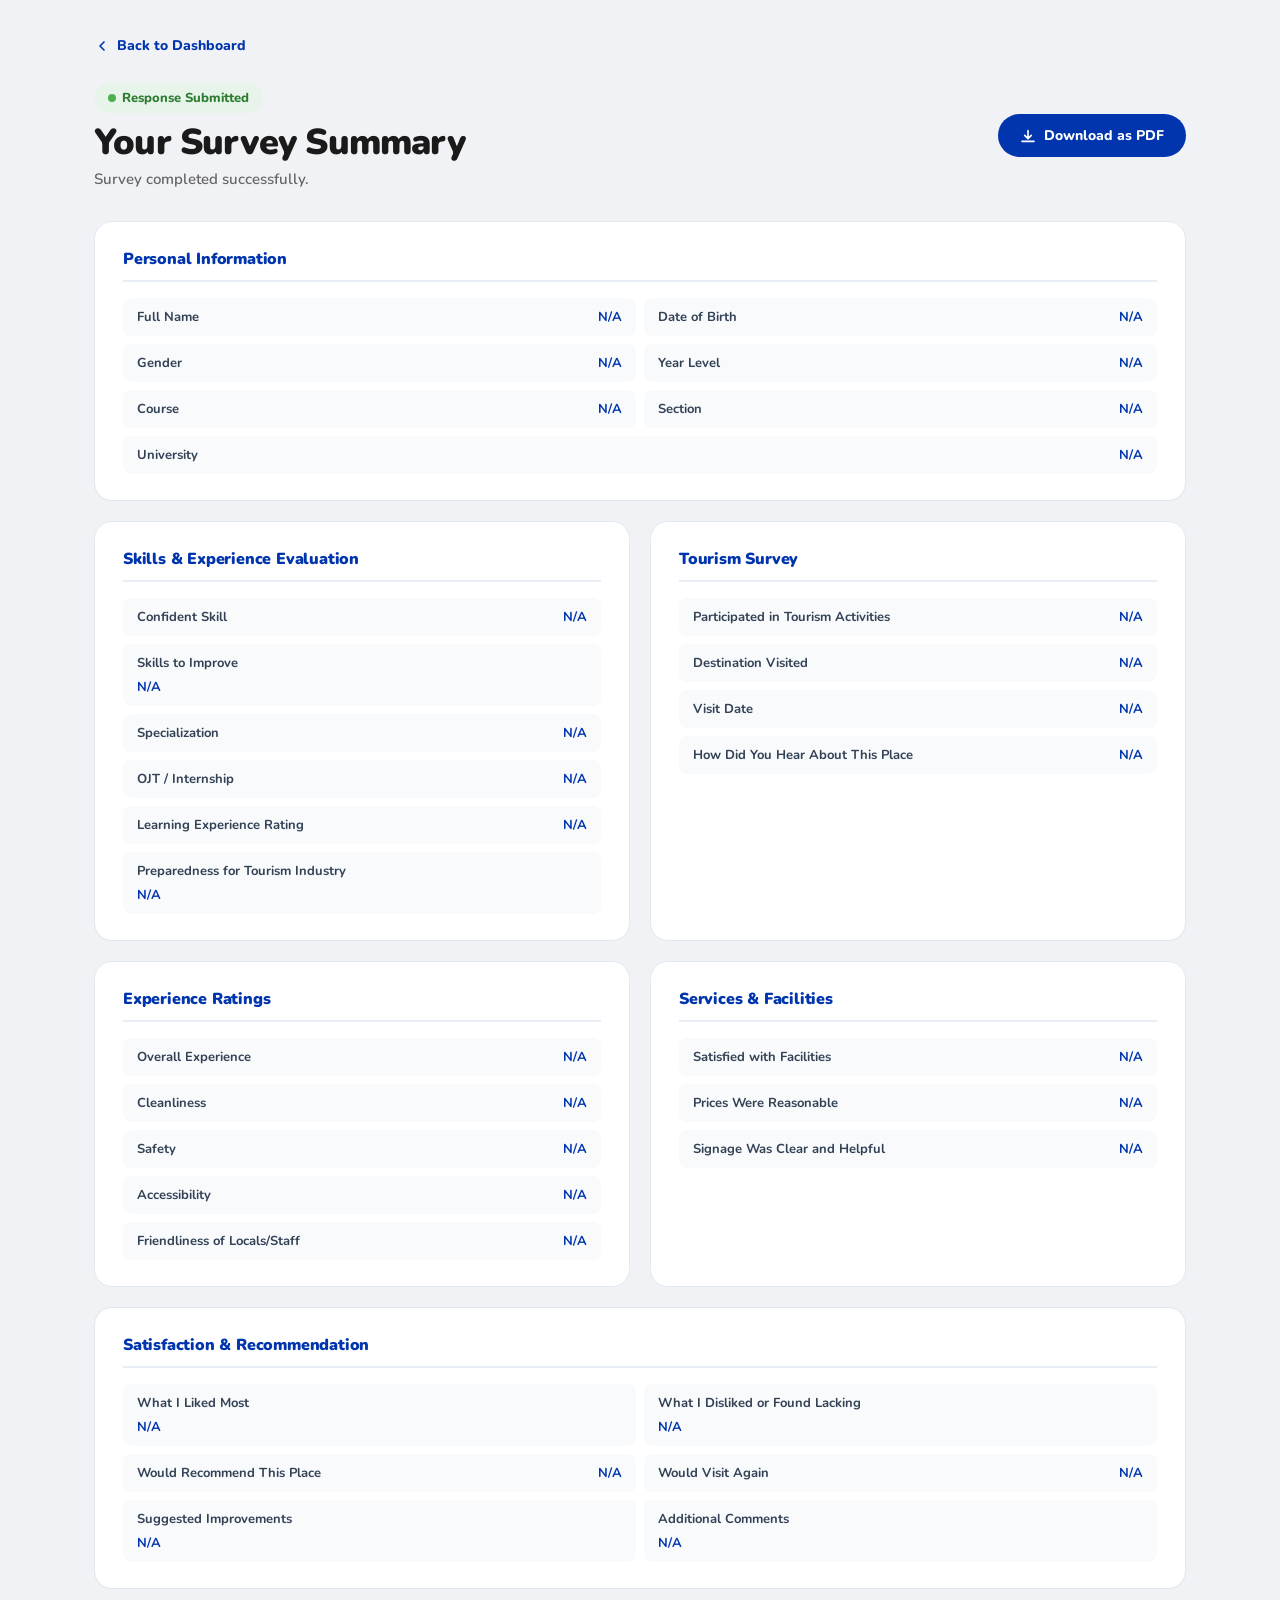
<file: summary_page.html>
<!DOCTYPE html>
<html lang="en">
<head>
    <meta charset="UTF-8">
    <meta name="viewport" content="width=device-width, initial-scale=1.0">
    <title>Summary | EduTour</title>
    <link rel="stylesheet" href="style.css">
</head>
<body>

    <div class="summary-wrapper">

        <a href="dashboard.html" class="summary-back-link no-print">
            <svg width="16" height="16" viewBox="0 0 24 24" fill="none" xmlns="http://www.w3.org/2000/svg">
                <path d="M15 18L9 12L15 6" stroke="#0035ad" stroke-width="2.5" stroke-linecap="round" stroke-linejoin="round"/>
            </svg>
            Back to Dashboard
        </a>

        <div class="summary-page-header">
            <div class="summary-page-title-block">
                <div class="summary-submitted-badge">Response Submitted</div>
                <h1>Your Survey Summary</h1>
                <p id="summarySubmitTimestamp">Survey completed successfully.</p>
            </div>
            <button class="summary-download-btn no-print" onclick="downloadSummaryAsPdf()">
                <svg width="16" height="16" viewBox="0 0 24 24" fill="none" xmlns="http://www.w3.org/2000/svg">
                    <path d="M12 16L7 11M12 16L17 11M12 16V4" stroke="#ffffff" stroke-width="2.5" stroke-linecap="round" stroke-linejoin="round"/>
                    <path d="M3 20H21" stroke="#ffffff" stroke-width="2.5" stroke-linecap="round"/>
                </svg>
                Download as PDF
            </button>
        </div>

        <div class="summary-content-grid" id="summaryContentGrid">

            <!-- PERSONAL INFORMATION — full width, 2-column inner layout -->
            <div class="summary-section-card full-width">
                <h2 class="summary-section-title">Personal Information</h2>
                <div class="summary-inner-grid">
                    <div class="summary-row-item">
                        <span class="summary-row-label">Full Name</span>
                        <span class="summary-row-value" id="sumFullName">N/A</span>
                    </div>
                    <div class="summary-row-item">
                        <span class="summary-row-label">Date of Birth</span>
                        <span class="summary-row-value" id="sumDob">N/A</span>
                    </div>
                    <div class="summary-row-item">
                        <span class="summary-row-label">Gender</span>
                        <span class="summary-row-value" id="sumGender">N/A</span>
                    </div>
                    <div class="summary-row-item">
                        <span class="summary-row-label">Year Level</span>
                        <span class="summary-row-value" id="sumYear">N/A</span>
                    </div>
                    <div class="summary-row-item">
                        <span class="summary-row-label">Course</span>
                        <span class="summary-row-value" id="sumCourse">N/A</span>
                    </div>
                    <div class="summary-row-item">
                        <span class="summary-row-label">Section</span>
                        <span class="summary-row-value" id="sumSection">N/A</span>
                    </div>
                    <div class="summary-row-item span-full">
                        <span class="summary-row-label">University</span>
                        <span class="summary-row-value" id="sumUniversity">N/A</span>
                    </div>
                </div>
            </div>

            <!-- SKILLS & EXPERIENCE EVALUATION -->
            <div class="summary-section-card">
                <h2 class="summary-section-title">Skills & Experience Evaluation</h2>
                <div class="summary-rows-stack">
                    <div class="summary-row-item">
                        <span class="summary-row-label">Confident Skill</span>
                        <span class="summary-row-value" id="sumSkillConfident">N/A</span>
                    </div>
                    <div class="summary-row-item block-layout">
                        <span class="summary-row-label">Skills to Improve</span>
                        <span class="summary-row-value" id="sumSkillImprovement">N/A</span>
                    </div>
                    <div class="summary-row-item">
                        <span class="summary-row-label">Specialization</span>
                        <span class="summary-row-value" id="sumSpecialization">N/A</span>
                    </div>
                    <div class="summary-row-item">
                        <span class="summary-row-label">OJT / Internship</span>
                        <span class="summary-row-value" id="sumOjt">N/A</span>
                    </div>
                    <div class="summary-row-item">
                        <span class="summary-row-label">Learning Experience Rating</span>
                        <span class="summary-row-value" id="sumLearningRating">N/A</span>
                    </div>
                    <div class="summary-row-item block-layout">
                        <span class="summary-row-label">Preparedness for Tourism Industry</span>
                        <span class="summary-row-value" id="sumOverallExp">N/A</span>
                    </div>
                </div>
            </div>

            <!-- TOURISM SURVEY -->
            <div class="summary-section-card">
                <h2 class="summary-section-title">Tourism Survey</h2>
                <div class="summary-rows-stack">
                    <div class="summary-row-item">
                        <span class="summary-row-label">Participated in Tourism Activities</span>
                        <span class="summary-row-value" id="sumStatus">N/A</span>
                    </div>
                    <div class="summary-row-item">
                        <span class="summary-row-label">Destination Visited</span>
                        <span class="summary-row-value" id="sumDest">N/A</span>
                    </div>
                    <div class="summary-row-item">
                        <span class="summary-row-label">Visit Date</span>
                        <span class="summary-row-value" id="sumDate">N/A</span>
                    </div>
                    <div class="summary-row-item">
                        <span class="summary-row-label">How Did You Hear About This Place</span>
                        <span class="summary-row-value" id="sumSource">N/A</span>
                    </div>
                </div>
            </div>

            <!-- EXPERIENCE RATINGS -->
            <div class="summary-section-card">
                <h2 class="summary-section-title">Experience Ratings</h2>
                <div class="summary-rows-stack">
                    <div class="summary-row-item">
                        <span class="summary-row-label">Overall Experience</span>
                        <span class="summary-row-value" id="sumRatingOverall">N/A</span>
                    </div>
                    <div class="summary-row-item">
                        <span class="summary-row-label">Cleanliness</span>
                        <span class="summary-row-value" id="sumRatingClean">N/A</span>
                    </div>
                    <div class="summary-row-item">
                        <span class="summary-row-label">Safety</span>
                        <span class="summary-row-value" id="sumRatingSafety">N/A</span>
                    </div>
                    <div class="summary-row-item">
                        <span class="summary-row-label">Accessibility</span>
                        <span class="summary-row-value" id="sumRatingAccess">N/A</span>
                    </div>
                    <div class="summary-row-item">
                        <span class="summary-row-label">Friendliness of Locals/Staff</span>
                        <span class="summary-row-value" id="sumRatingStaff">N/A</span>
                    </div>
                </div>
            </div>

            <!-- SERVICES & FACILITIES -->
            <div class="summary-section-card">
                <h2 class="summary-section-title">Services & Facilities</h2>
                <div class="summary-rows-stack">
                    <div class="summary-row-item">
                        <span class="summary-row-label">Satisfied with Facilities</span>
                        <span class="summary-row-value" id="sumFacilities">N/A</span>
                    </div>
                    <div class="summary-row-item">
                        <span class="summary-row-label">Prices Were Reasonable</span>
                        <span class="summary-row-value" id="sumPrices">N/A</span>
                    </div>
                    <div class="summary-row-item">
                        <span class="summary-row-label">Signage Was Clear and Helpful</span>
                        <span class="summary-row-value" id="sumSignage">N/A</span>
                    </div>
                </div>
            </div>

            <!-- SATISFACTION & RECOMMENDATION — full width -->
            <div class="summary-section-card full-width">
                <h2 class="summary-section-title">Satisfaction & Recommendation</h2>
                <div class="summary-inner-grid">
                    <div class="summary-row-item block-layout">
                        <span class="summary-row-label">What I Liked Most</span>
                        <span class="summary-row-value" id="sumLikeMost">N/A</span>
                    </div>
                    <div class="summary-row-item block-layout">
                        <span class="summary-row-label">What I Disliked or Found Lacking</span>
                        <span class="summary-row-value" id="sumDislike">N/A</span>
                    </div>
                    <div class="summary-row-item">
                        <span class="summary-row-label">Would Recommend This Place</span>
                        <span class="summary-row-value" id="sumRecommend">N/A</span>
                    </div>
                    <div class="summary-row-item">
                        <span class="summary-row-label">Would Visit Again</span>
                        <span class="summary-row-value" id="sumVisitAgain">N/A</span>
                    </div>
                    <div class="summary-row-item block-layout">
                        <span class="summary-row-label">Suggested Improvements</span>
                        <span class="summary-row-value" id="sumSuggestions">N/A</span>
                    </div>
                    <div class="summary-row-item block-layout">
                        <span class="summary-row-label">Additional Comments</span>
                        <span class="summary-row-value" id="sumComments">N/A</span>
                    </div>
                </div>
            </div>

        </div>
    </div>

    <script>
        // ===== LOAD SUMMARY DATA FROM localStorage =====
        (function loadSummaryData() {
            const raw = localStorage.getItem('edutour_survey_response');
            if (!raw) return;
            try {
                const d = JSON.parse(raw);
                const set = (id, val) => {
                    const el = document.getElementById(id);
                    if (el) el.textContent = val || 'N/A';
                };
                set('sumFullName', d.fullName);
                set('sumDob', d.dob);
                set('sumGender', d.gender);
                set('sumYear', d.year);
                set('sumCourse', d.course);
                set('sumSection', d.section);
                set('sumUniversity', d.university);
                set('sumSkillConfident', d.skillConfident);
                set('sumSkillImprovement', d.skillImprovement);
                set('sumSpecialization', d.specialization);
                set('sumOjt', d.ojt);
                set('sumLearningRating', d.learningRating);
                set('sumOverallExp', d.overallExp);
                set('sumStatus', d.status);
                set('sumDest', d.dest);
                set('sumDate', d.date);
                set('sumSource', d.source);
                set('sumRatingOverall', d.ratingOverall);
                set('sumRatingClean', d.ratingClean);
                set('sumRatingSafety', d.ratingSafety);
                set('sumRatingAccess', d.ratingAccess);
                set('sumRatingStaff', d.ratingStaff);
                set('sumFacilities', d.facilities);
                set('sumPrices', d.prices);
                set('sumSignage', d.signage);
                set('sumLikeMost', d.likeMost);
                set('sumDislike', d.dislike);
                set('sumRecommend', d.recommend);
                set('sumVisitAgain', d.visitAgain);
                set('sumSuggestions', d.suggestions);
                set('sumComments', d.comments);
                if (d.submittedAt) {
                    const ts = document.getElementById('summarySubmitTimestamp');
                    if (ts) ts.textContent = 'Submitted on ' + d.submittedAt;
                }
            } catch (e) {
                console.warn('Could not parse survey response data.', e);
            }
        })();

        // ===== PDF DOWNLOAD =====
        function downloadSummaryAsPdf() {
            window.print();
        }
    </script>

</body>
</html>
</file>
<file: style.css>
@import url('https://fonts.googleapis.com/css2?family=Nunito:wght@400;700;800;900&display=swap');

*{
    margin: 0;
    padding: 0;
    box-sizing: border-box;
    font-family: 'Nunito', sans-serif;
}

/*==================================================================================================================================
 >>> LANDING PAGE: NAVIGATION BAR LAYOUT
====================================================================================================================================*/
.navbar{
    width: 100%;
    background-color: #ffffff; 
    padding: 20px 7.5%; 
    display: flex;
    align-items: center;
    justify-content: space-between;
    position: fixed; 
    top: 0;
    left: 0;
    z-index: 1000; 
    box-shadow: 0 2px 10px rgba(0,0,0,0.1);
}

.icon{
    display: flex;
    align-items: center;
}

.logo{
    color: #222222;
    font-size: 24px; 
    font-weight: 1000;
    white-space: nowrap;
}

/*-------------------------- CENTER MENU LINK -------------------------*/
.menu ul {
    display: flex;
    list-style: none;
}

.menu ul li {
    margin: 0 20px;
}

.menu ul li a {
    text-decoration: none;
    color: #222222;
    font-size: 18px;
    font-weight: 500;
    transition: color 0.2s ease;
}

.menu ul li a:hover {
    color: #4a90e2; 
}

.btn-login {
    text-decoration: none;
    background: #222222;
    color: #ffffff;
    padding: 10px 30px;
    font-size: 16px;
    font-weight: bold;
    border-radius: 25px; 
    transition: background 0.2s ease;
    display: inline-block;
}

.btn-login:hover {
    background: #444444;
}

/*-------------------------- MAIN CONTENT BASE -------------------------*/
.main-content {
    width: 100%;
    background-color: #F0F0F0; 
    min-height: 120vh; 
    padding-top: 78px; 
}

/*-------------------------- HERO SECTION LAYOUT -------------------------*/
.hero {
    width: 100%;
    height: 550px; 
    background-image: url('https://github.com/gavrixen/WEBDEV/blob/main/sky%20bg%20fn.png?raw=true');
    background-size: cover;
    background-position: center;
    display: flex;
    position: relative;
    overflow: hidden;
    padding: 0 7.5%;
}

/*-------------------------- HERO TEXT LAYOUT (LEFT) -------------------------*/
.hero-left {
    display: flex;
    flex-direction: column;
    justify-content: center;
    width: 70%;
    z-index: 10;
}

.hero-subtitle {
    color: #ffffff;
    font-size: 32px;
    font-weight: 500;
    margin-bottom: 5px;
    text-shadow: 0 2px 8px rgba(0, 0, 0, 0.3); 
}

.hero-title {
    color: #ffffff;
    font-size: 85px;
    font-weight: 900;
    line-height: 1.1;
    text-shadow: 0 3px 12px rgba(0, 0, 0, 0.4);
}

/*-------------------------- HERO RIGHT SIDE LAYOUT -------------------------*/
.hero-right {
    width: 50%;
    position: relative;
    display: flex;
    align-items: flex-end;
    justify-content: flex-end;
}

/*-------------------------- PLANE IMAGE -------------------------*/
.plane-img {
    position: absolute;
    top: -5%;
    right: -70%;
    width: 235%; 
    height: auto;
    object-fit: contain;
    z-index: 2;
    pointer-events: none; 
}

/*-------------------------- GET STARTED BUTTON -------------------------*/
.btn-get-started {
    text-decoration: none;
    background-color: #0035ad; 
    color: #ffffff;
    padding: 16px 36px;
    font-size: 18px;
    font-weight: 700;
    border-radius: 30px;
    margin-bottom: 70px;
    margin-right: 50px;
    box-shadow: 0 4px 15px rgba(0, 53, 173, 0.4);
    z-index: 5; 
    transition: background-color 0.2s ease, transform 0.2s ease;
}

.btn-get-started:hover {
    background-color: #002780;
    transform: scale(1.03); 
}

/*=================================================================
                LANDING PAGE: ABOUT US SECTION
===================================================================*/
.about-section {
    width: 100%;
    padding: 0; 
    margin-top: 150px; 
}

.about-card {
    width: 100%; 
    background-color: #FFFFFF; 
    padding: 90px; 
    box-shadow: 0 4px 20px rgba(0, 0, 0, 0.25);
    border: 1px solid rgba(34, 34, 34, 0); 
    text-align: center;
}

.about-title {
    font-size: 72px; 
    font-weight: 1000;
    color: #0038A8;
    margin-bottom: 35px;
    letter-spacing: -1px;
}

.about-text {
    font-size: 20px;
    font-weight: 400;
    color: #444444;
    line-height: 1.6;
    max-width: 950px;
    margin: 0 auto; 
    text-align: justify; 
}

/*=================================================================
                LANDING PAGE: MISSION/VISION SECTION
===================================================================*/
.mission-vision-section {
    width: 100%;
    padding: 0 7.5%; 
    margin-top: 150px;
}

.mv-container {
    width: 100%;
    max-width: 1400px;
    margin: 0 auto;
    display: flex;
    justify-content: space-between;
    gap: 40px; 
}

.mv-card {
    flex: 1; 
    background-color: #FFFFFF;
    border: 1px solid rgba(34, 34, 34, 0); 
    border-radius: 40px; 
    padding: 80px 50px;
    box-shadow: 0 10px 30px rgba(0, 0, 0, 0.25); 
    text-align: center;
}

.mv-title {
    font-size: 42px;
    font-weight: 1000;
    color: #0038A8;
    margin-bottom: 30px;
}

.mv-text {
    font-size: 18px;
    font-weight: 400;
    color: #333333;
    line-height: 1.7;
    text-align: center; 
}

/*=================================================================
                LANDING PAGE: FAQs SECTION
===================================================================*/
.faq-section-wrapper {
    width: 100%;
    padding: 0;
    margin-top: 150px; 
    margin-bottom: 0px; 
}

.faq-fullwidth-card {
    width: 100%;
    background-color: #FFFFFF;
    padding: 90px 7.5% 40px 7.5%; 
    box-shadow: 0 4px 20px rgba(0, 0, 0, 0.25);
    border-top: 1px solid rgba(34, 34, 34, 0);
    border-bottom: 1px solid rgba(34, 34, 34, 0);
}

.faq-layout-container {
    display: flex;
    align-items: flex-start;
    justify-content: space-between;
    gap: 60px;
    max-width: 1400px; 
    margin: 0 auto;
    width: 100%;
}

.faq-illustration-box {
    flex-shrink: 0;
    width: 350px;
    display: flex;
    align-items: center;
    justify-content: center;
    margin-top: 40px;
}

.faq-illustration-box img {
    width: 100%;
    height: auto;
    object-fit: contain;
}

.faq-accordion-box {
    flex: 1;
    min-width: 0;
}

.faq-main-heading {
    font-size: 48px;
    font-weight: 1000;
    color: #0038A8;
    line-height: 1.1;
    margin-bottom: 35px;
    letter-spacing: -1px;
}

.faq-list {
    display: flex;
    flex-direction: column;
    gap: 16px; 
}

.faq-item {
    border: 2.5px solid #1a1a1a;
    border-radius: 50px; 
    overflow: hidden;
    background-color: #FFFFFF;
    transition: border-radius 0.3s cubic-bezier(0.4, 0, 0.2, 1);
}

.faq-item.open {
    border-radius: 24px;
}

.faq-header {
    display: flex;
    align-items: center;
    gap: 20px;
    padding: 20px 28px;
    cursor: pointer;
    user-select: none;
    background-color: #FFFFFF;
}

.faq-question {
    font-size: 18px;
    font-weight: 1000;
    color: #222222;
    flex: 1;
}

.faq-icon {
    width: 28px;
    height: 28px;
    flex-shrink: 0;
    display: flex;
    align-items: center;
    justify-content: center;
    transition: transform 0.35s cubic-bezier(0.34, 1.56, 0.64, 1);
}

.faq-icon svg {
    width: 22px;
    height: 22px;
}

.faq-item.open .faq-icon {
    transform: rotate(45deg);
}

.faq-answer {
    max-height: 0;
    overflow: hidden;
    transition: max-height 0.4s cubic-bezier(0.4, 0, 0.2, 1);
}

.faq-item.open .faq-answer {
    max-height: 400px;
}

.faq-answer-inner {
    padding: 0 28px 24px 76px; 
    font-size: 16px;
    color: #222222;
    line-height: 1.65;
    font-weight: 500;
    text-align: justify;
}

/*=================================================================
                LANDING PAGE: BOTTOM BAR
===================================================================*/
.footer-bar {
    width: 100%;
    background-color: #ffffff;
    padding: 30px 7.5%; 
    display: flex;
    justify-content: space-between;
    align-items: center;
    margin-top: 100px; 
    box-shadow: 0 -4px 20px rgba(0, 0, 0, 0.1);
    border-top: 1px solid rgba(0, 0, 0, 0.05); 
}

.footer-links {
    display: flex;
    gap: 32px;
}

.footer-links a {
    text-decoration: none;
    color: #000000;
    font-size: 16px;
    font-weight: 700; 
    position: relative;
    cursor: pointer;
}

.footer-links a::after {
    content: '';
    position: absolute;
    left: 0;
    bottom: -2px;
    width: 100%;
    height: 1.5px;
    background-color: #000000;
}

.footer-links a:hover {
    color: #4a90e2;
}

.footer-links a:hover::after {
    background-color: #4a90e2;
}

.footer-copyright {
    color: #000000;
    font-size: 16px;
    font-weight: 700;
}

/*------------------------------- Privacy Policy, Terms, & Contact Modal Layout Styles -------------------------------*/
.modal-overlay {
    position: fixed;
    top: 0;
    left: 0;
    width: 100%;
    height: 100%;
    background-color: rgba(0, 0, 0, 0.75); 
    backdrop-filter: blur(8px); 
    display: flex;
    justify-content: center;
    align-items: center;
    z-index: 2000; 
    opacity: 0;
    pointer-events: none;
    transition: opacity 0.3s ease;
}

.modal-overlay.active {
    opacity: 1;
    pointer-events: auto;
}

.modal-card {
    background-color: #ffffff;
    width: 90%;
    max-width: 850px;
    height: 80vh; 
    border-radius: 24px;
    padding: 40px;
    position: relative;
    box-shadow: 0 20px 50px rgba(0, 0, 0, 0.3);
    animation: modalPop 0.35s cubic-bezier(0.34, 1.56, 0.64, 1);
}

@keyframes modalPop {
    from { transform: scale(0.9); opacity: 0; }
    to { transform: scale(1); opacity: 1; }
}

.modal-close-btn {
    position: absolute;
    top: 20px;
    right: 25px;
    background: none;
    border: none;
    font-size: 36px;
    font-weight: 300;
    color: #666666;
    cursor: pointer;
    line-height: 1;
    transition: color 0.2s ease;
}

.modal-close-btn:hover {
    color: #000000;
}

.modal-content-scroll {
    width: 100%;
    height: 100%;
    overflow-y: auto; 
    padding-right: 15px; 
}

.modal-title {
    font-size: 36px;
    font-weight: 900;
    color: #1a1a1a;
    margin-bottom: 5px;
}

.modal-date {
    font-size: 14px;
    color: #666666;
    font-weight: 700;
    margin-bottom: 30px;
    text-transform: uppercase;
    letter-spacing: 0.5px;
}

.modal-subtitle {
    font-size: 20px;
    font-weight: 800;
    color: #1a1a1a;
    margin-top: 25px;
    margin-bottom: 12px;
}

.modal-paragraph {
    font-size: 15px;
    color: #333333;
    line-height: 1.65;
    font-weight: 500;
    margin-bottom: 14px;
    text-align: justify;
}

body.modal-open {
    overflow: hidden;
}

/*==================================================================================================================================
 >>> LOGIN PAGE: MAIN LAYOUT
====================================================================================================================================*/
.login-page-body {
    background-color: #F0F0F0;
    min-height: 100vh;
    width: 100%;
    overflow-x: hidden;
}

.login-wrapper {
    display: flex;
    width: 100vw;
    height: 100vh;
    overflow: hidden;
}

.login-container-left {
    width: 50%;
    height: 100%;
    background-color: #F0F0F0;
    padding: 40px 10%;
    display: flex;
    flex-direction: column;
    justify-content: space-between;
    position: relative;
}

.return-link {
    text-decoration: none;
    color: #1a1a1a;
    font-size: 16px;
    font-weight: 700;
    display: inline-block;
    align-self: flex-start;
    transition: transform 0.2s ease;
    margin-bottom: 20px;
}

.return-link:hover {
    transform: translateX(-4px);
}

.login-form-content {
    margin: 0 auto;
    width: 100%;
    max-width: 440px;
    margin-left: auto;
    margin-right: auto;
    display: flex;
    flex-direction: column;
    justify-content: center;
    flex-grow: 1;
}

.welcome-heading {
    font-size: 46px;
    font-weight: 900;
    color: #000000;
    margin-bottom: 12px;
    letter-spacing: -0.5px;
}

.welcome-subtext {
    font-size: 16px;
    color: #333333;
    font-weight: 700;
    margin-bottom: 35px;
    line-height: 1.4;
}

.login-form-element {
    display: flex;
    flex-direction: column;
    gap: 24px;
}

.input-field-block {
    display: flex;
    flex-direction: column;
    gap: 8px;
}

.input-label-text {
    font-size: 16px;
    font-weight: 700;
    color: #1a1a1a;
}

.custom-input-box {
    width: 100%;
    height: 52px;
    border: 1.5px solid #757575;
    border-radius: 12px; 
    background-color: transparent;
    padding: 0 16px;
    font-size: 16px;
    font-weight: 600;
    color: #000000;
    outline: none;
    transition: border-color 0.2s ease, border-width 0.1s ease;
}

.custom-input-box:focus {
    border-color: #0035ad;
    border-width: 2px;
}

.form-options-row {
    display: flex;
    justify-content: space-between;
    align-items: center;
    margin-top: -4px;
}

.remember-me-checkbox {
    display: flex;
    align-items: center;
    gap: 8px;
    cursor: pointer;
    font-size: 15px;
    font-weight: 700;
    color: #1a1a1a;
    user-select: none;
}

.remember-me-checkbox input {
    width: 16px;
    height: 16px;
    accent-color: #0035ad;
}

.forgot-password-link {
    font-size: 15px;
    font-weight: 700;
    color: #0035ad;
    text-decoration: underline;
}

.primary-login-btn {
    width: 100%;
    height: 54px;
    background-color: #0035ad; 
    color: #ffffff;
    font-size: 18px;
    font-weight: 800;
    border: none;
    border-radius: 10px;
    cursor: pointer;
    margin-top: 12px;
    box-shadow: 0 4px 12px rgba(0, 53, 173, 0.2);
    transition: background-color 0.2s ease, transform 0.1s ease;
}

.primary-login-btn:hover {
    background-color: #002b8c;
}

.primary-login-btn:active {
    transform: scale(0.99);
}

.signup-redirect-footer {
    margin-top: 45px;
    font-size: 16px;
    font-weight: 700;
    color: #1a1a1a;
}

.signup-link-text {
    color: #0035ad;
    text-decoration: underline;
    margin-left: 4px;
}

.login-container-right {
    width: 50%;
    height: 100%;
    background-image: url('https://github.com/gavrixen/WEBDEV/blob/main/sky%20logsign.png?raw=true');
    background-size: cover;
    background-position: center;
}

.password-input-container {
    position: relative;
    width: 100%;
}

.password-input-container .custom-input-box {
    padding-right: 54px;
}

.password-toggle-btn {
    position: absolute;
    right: 16px;
    top: 50%;
    transform: translateY(-50%);
    background: none;
    border: none;
    color: #757575;
    cursor: pointer;
    display: flex;
    align-items: center;
    justify-content: center;
    padding: 4px;
    transition: color 0.2s ease;
    z-index: 5;
}

.password-toggle-btn:hover {
    color: #1a1a1a;
}

.eye-icon-svg {
    width: 22px;
    height: 22px;
}

.password-toggle-btn.visible {
    color: #0035ad;
}

.field-error-msg {
    font-size: 14px;
    font-weight: 700;
    color: #d32f2f; 
    margin-top: 4px;
    display: none; 
}

.field-error-msg.show-error {
    display: block;
}

.custom-input-box.input-error-state {
    border-color: #d32f2f !important;
    border-width: 2px;
}

/* Login page Terms & Conditions text */
.login-terms-agreement-text {
    font-size: 13px;
    font-weight: 700;
    color: #222222;
    text-align: center;
    margin-top: -8px;
    line-height: 1.4;
}

.login-terms-agreement-text a {
    color: #0038A8;
    text-decoration: underline;
    font-weight: 700;
}

.login-terms-agreement-text a:hover {
    color: #002780;
}

/*================================================================= LOGIN PAGE: PASSWORD RESET MODAL ===================================================================*/
.reset-modal-card {
    max-width: 580px;
    height: auto;
    padding: 50px;
    text-align: center;
    display: flex;
    flex-direction: column;
    align-items: center;
    justify-content: center;
}

.reset-close-x {
    top: 25px !important;
    right: 25px !important;
}

.reset-modal-heading {
    font-size: 32px;
    font-weight: 900;
    color: #1a1a1a;
    margin-bottom: 18px;
    letter-spacing: -0.5px;
}

.reset-modal-body-text {
    font-size: 16px;
    color: #444444;
    line-height: 1.6;
    font-weight: 600;
    margin-bottom: 25px;
    text-align: center;
}

.reset-modal-form {
    width: 100%;
    display: flex;
    flex-direction: column;
    align-items: center;
}

.reset-input-spacing {
    width: 100%;
    max-width: 440px;
    margin-bottom: 25px;
}

.reset-modal-submit-btn {
    width: 100%;
    max-width: 440px;
    height: 52px;
    background-color: #0035ad;
    color: #ffffff;
    border: none;
    border-radius: 10px;
    font-size: 16px;
    font-weight: 800;
    cursor: pointer;
    box-shadow: 0 4px 15px rgba(0, 53, 173, 0.3);
    transition: background-color 0.2s ease, transform 0.1s ease;
}

.reset-modal-submit-btn:hover {
    background-color: #002b8c;
}

.reset-modal-submit-btn:active {
    transform: scale(0.99);
}

@media (max-width: 850px) {
    .confirm-modal-split-layout {
        flex-direction: column;
        gap: 30px;
    }
    .confirm-brand-heading-side,
    .confirm-info-values-side {
        width: 100%;
    }
    .confirmation-modal-card {
        padding: 30px;
        height: 90vh;
        overflow-y: auto;
    }
    .success-modal-card,
    .reset-modal-card {
        padding: 35px 25px;
        width: 92%;
    }
}
\n\n.text-center-override { text-align: center; margin-top: 6px; 
}

/*==================================================================================================================================
 >>> SIGN UP PAGE: MAIN LAYOUT
====================================================================================================================================*/
.signup-page-wrapper {
    width: 100vw;
    min-height: 100vh;
    background-color: #F0F0F0;
    padding: 0; 
    display: flex;
    flex-direction: column;
    align-items: center;
    justify-content: flex-start;
    overflow-y: auto;
}

.signup-content-area {
    margin-top: -30px;
    width: 100%;
    max-width: 1200px;
    display: flex;
    flex-direction: column;
    padding: 0 10% 60px 10%;
}

.signup-grid-element {
    display: flex;
    gap: 60px;
    width: 100%;
    align-items: flex-start;
    margin-top: 30px;
}

.signup-column {
    flex: 1;
    display: flex;
    flex-direction: column;
    gap: 20px;
    min-width: 0;
}

.input-grid-2col {
    display: flex;
    gap: 16px;
    width: 100%;
}

.input-grid-2col .input-field-block {
    flex: 1;
}

.horizontal-divider-line {
    width: 100%;
    height: 1.5px;
    background-color: #757575;
    margin: 15px 0 5px 0;
}

.compliance-heading-label {
    font-size: 22px;
    font-weight: 800;
    color: #000000;
    margin-bottom: 5px;
}

.select-wrapper {
    position: relative;
    width: 100%;
}

.select-field-box {
    appearance: none;
    -webkit-appearance: none;
    -moz-appearance: none;
    cursor: pointer;
    padding-right: 40px !important;
    background-image: url("data:image/svg+xml;charset=UTF-8,%3csvg xmlns='http://www.w3.org/2000/svg' viewBox='0 0 24 24' fill='none' stroke='%231a1a1a' stroke-width='2.5' stroke-linecap='round' stroke-linejoin='round'%3e%3cpolyline points='6 9 12 15 18 9'%3e%3c/polyline%3e%3c/svg%3e");
    background-repeat: no-repeat;
    background-position: right 16px center;
    background-size: 18px;
}

.dob-grid-3col {
    display: flex;
    gap: 12px;
    width: 100%;
}

.dob-grid-3col .select-wrapper {
    flex: 1;
}

.philippines-phone-container {
    display: flex;
    width: 100%;
    position: relative;
}

.flag-prefix-box {
    position: absolute;
    left: 1.5px;
    top: 1.5px;
    height: 49px;
    width: 85px;
    background-color: transparent;
    border-right: 1px solid #757575;
    display: flex;
    align-items: center;
    justify-content: center;
    gap: 8px;
    padding: 0 10px;
    z-index: 5;
}

.ph-flag-svg {
    width: 24px;
    height: auto;
    border-radius: 2px;
    box-shadow: 0 1px 3px rgba(0,0,0,0.1);
}

.country-code-text {
    font-size: 16px;
    font-weight: 700;
    color: #1a1a1a;
}

.phone-input-field {
    padding-left: 100px !important;
}

.emergency-name-row {
    margin-bottom: 5px;
}

.emergency-contact-input {
    margin-top: -4px;
}

.signup-submit-btn {
    height: 52px;
    margin-top: 8px;
}

.legal-notice-agreement-text {
    font-size: 14px;
    font-weight: 700;
    color: #222222;
    text-align: center;
    margin-top: -12px;
    line-height: 1.4;
}

.legal-notice-agreement-text a {
    color: #000000;
    text-decoration: underline;
    font-weight: 800;
}

.legal-notice-agreement-text a:hover {
    color: #0035ad;
}

@media (max-width: 900px) {
    .signup-grid-element {
        flex-direction: column;
        gap: 30px;
    }
    .signup-content-area {
        padding: 0 6% 40px 6%;
    }
    .signup-hero-header-banner {
        padding: 35px 6%;
    }
}

.signup-hero-header-banner {
    width: 100%;
    background-image: url('https://github.com/gavrixen/WEBDEV/blob/main/sky%20sign.png?raw=true');
    background-size: cover;
    background-position: center;
    padding: 45px 10%;
    border-radius: 0;
    display: flex;
    justify-content: center;
    align-items: center;
    margin-bottom: 40px;
    border-bottom: 1.5px solid rgba(0, 0, 0, 0.15);
}

.signup-banner-interior-constrain {
    width: 100%;
    max-width: 1200px;
    display: flex;
    flex-direction: column;
    justify-content: center;
    align-items: flex-start;
}

.return-link-white {
    text-decoration: none;
    color: #ffffff;
    font-size: 16px;
    font-weight: 700;
    display: inline-block;
    transition: transform 0.2s ease;
    margin-bottom: 20px;
}

.return-link-white:hover {
    transform: translateX(-4px);
}

.welcome-heading-white {
    font-size: 46px;
    font-weight: 900;
    color: #ffffff;
    margin-bottom: 12px;
    letter-spacing: -0.5px;
    text-shadow: 0 2px 10px rgba(0, 53, 173, 0.3);
}

.welcome-subtext-white {
    font-size: 16px;
    color: #ffffff;
    font-weight: 700;
    line-height: 1.4;
    text-shadow: 0 1px 6px rgba(0, 53, 173, 0.3);
}

/*================================================================= SIGNUP PAGE: SIGNUP CONFIRMATION MODAL ===================================================================*/
.confirmation-modal-card {
    max-width: 950px;
    height: auto;
    max-height: 90vh;
    padding: 45px 50px;
    display: flex;
    flex-direction: column;
}

.confirm-close-x {
    top: 25px !important;
    right: 30px !important;
    z-index: 10;
}

.confirm-modal-split-layout {
    display: flex;
    width: 100%;
    gap: 50px;
    align-items: flex-start;
}

.confirm-brand-heading-side {
    width: 44%;
    display: flex;
    flex-direction: column;
    align-items: flex-start;
}

.padding-refined-left {
    padding-top: 10px;
}

.confirm-main-title {
    font-size: 38px;
    font-weight: 900;
    color: #1a1a1a;
    line-height: 1.1;
    margin-bottom: 10px;
    letter-spacing: -0.5px;
}

.confirm-subtitle-text {
    font-size: 16px;
    color: #444444;
    font-weight: 700;
    margin-bottom: 30px;
}

.confirm-info-values-side {
    width: 56%;
    padding-top: 15px;
}

.confirm-values-stack {
    display: flex;
    flex-direction: column;
    gap: 18px;
    width: 100%;
}

.spacing-left-col {
    margin-top: 5px;
}

.confirm-input-row-split-2col {
    display: flex;
    gap: 16px;
    width: 100%;
}

.confirm-input-row-split-2col .confirm-preview-block {
    flex: 1;
}

.confirm-preview-block {
    display: flex;
    flex-direction: column;
    gap: 6px;
    width: 100%;
}

.confirm-preview-label {
    font-size: 14px;
    font-weight: 800;
    color: #1a1a1a;
}

.confirm-preview-output-field {
    width: 100%;
    height: 38px;
    border-bottom: 1.5px solid #1a1a1a;
    font-size: 16px;
    font-weight: 700;
    color: #333333;
    display: flex;
    align-items: center;
    padding: 0 4px;
    white-space: nowrap;
    overflow: hidden;
    text-overflow: ellipsis;
}

.confirm-preview-container-box {
    position: relative;
    width: 100%;
}

.confirm-preview-container-box .confirm-preview-output-field {
    padding-right: 44px;
}

.confirm-preview-output-field.confirm-mask-text {
    font-family: monospace;
    letter-spacing: 2px;
}

.preview-toggle-override {
    right: 4px !important;
}

.confirm-action-buttons-group {
    display: flex;
    gap: 16px;
    width: 100%;
    margin-top: 20px;
}

.confirm-secondary-btn-outline {
    flex: 1;
    height: 50px;
    background-color: #ffffff;
    color: #0035ad;
    border: 2px solid #0035ad;
    border-radius: 10px;
    font-size: 16px;
    font-weight: 800;
    cursor: pointer;
    transition: background-color 0.2s ease, transform 0.1s ease;
}

.confirm-secondary-btn-outline:hover {
    background-color: #f0f4ff;
}

.confirm-primary-btn-solid {
    flex: 1;
    height: 50px;
    background-color: #0035ad;
    color: #ffffff;
    border: none;
    border-radius: 10px;
    font-size: 16px;
    font-weight: 800;
    cursor: pointer;
    box-shadow: 0 4px 12px rgba(0, 53, 173, 0.25);
    transition: background-color 0.2s ease, transform 0.1s ease;
}

.confirm-primary-btn-solid:hover {
    background-color: #002b8c;
}

.confirm-secondary-btn-outline:active,
.confirm-primary-btn-solid:active {
    transform: scale(0.99);
}

.confirm-footer-legal-notice {
    font-size: 12px;
    font-weight: 700;
    color: #555555;
    text-align: left;
    margin-top: 2px;
    line-height: 1.4;
}

.confirm-footer-legal-notice a {
    color: #1a1a1a;
    text-decoration: underline;
    font-weight: 800;
}

/*================================================================= SIGNUP PAGE: SIGNUP SUCCESS MODAL ===================================================================*/
.success-modal-card {
    max-width: 580px;
    height: auto;
    padding: 50px;
    text-align: center;
    display: flex;
    flex-direction: column;
    align-items: center;
    justify-content: center;
}

.success-close-x {
    top: 25px !important;
    right: 25px !important;
}

.success-icon-celebration-wrapper {
    font-size: 56px;
    line-height: 1;
    margin-bottom: 25px;
    animation: successPop 0.5s cubic-bezier(0.175, 0.885, 0.32, 1.275);
}

@keyframes successPop {
    0% { transform: scale(0.5); opacity: 0; }
    100% { transform: scale(1); opacity: 1; }
}

.success-modal-heading {
    font-size: 32px;
    font-weight: 900;
    color: #1a1a1a;
    margin-bottom: 18px;
    letter-spacing: -0.5px;
}

.success-modal-body-text {
    font-size: 16px;
    color: #444444;
    line-height: 1.6;
    font-weight: 600;
    margin-bottom: 35px;
    text-align: center;
}

.success-bold-highlight {
    font-weight: 800;
    color: #1a1a1a;
}

.success-redirect-login-btn {
    width: 100%;
    max-width: 380px;
    height: 52px;
    background-color: #0035ad;
    color: #ffffff;
    border: none;
    border-radius: 10px;
    font-size: 16px;
    font-weight: 800;
    cursor: pointer;
    box-shadow: 0 4px 15px rgba(0, 53, 173, 0.3);
    transition: background-color 0.2s ease, transform 0.1s ease;
}

.success-redirect-login-btn:hover {
    background-color: #002b8c;
}

.success-redirect-login-btn:active {
    transform: scale(0.99);
}

/*==================================================================================================================================
 >>> DASHBOARD PAGE: MAIN LAYOUT
====================================================================================================================================*/
.dashboard-body-layout {
    background-color: #F0F0F0;
    min-height: 100vh;
    display: flex;
    overflow-x: hidden;
}

/* Static Left Column Navigation Sidebar Component Base Grid */
.dash-sidebar {
    width: 260px;
    height: 100vh;
    background-color: #FFFFFF;
    position: fixed;
    top: 0;
    left: 0;
    display: flex;
    flex-direction: column;
    justify-content: space-between;
    padding: 45px 35px;
    border-right: 1.5px solid rgba(0, 0, 0, 0.05);
    z-index: 100;
}

.sidebar-top-branding {
    width: 100%;
}

.sidebar-logo {
    font-size: 26px;
    font-weight: 900;
    color: #1a1a1a;
    line-height: 1.1;
    letter-spacing: -0.5px;
}

.sidebar-menu-links {
    margin-top: -60px;
    width: 100%;
}

.sidebar-menu-links ul {
    list-style: none;
    display: flex;
    flex-direction: column;
    gap: 24px;
}

.sidebar-menu-links ul li {
    position: relative;
    width: 100%;
}

.sidebar-menu-links ul li a {
    text-decoration: none;
    font-size: 18px;
    font-weight: 700;
    color: #555555;
    display: flex;
    align-items: center;
    transition: color 0.2s ease;
}

.sidebar-menu-links ul li a:hover {
    color: #0035ad;
}

/* Active Page Indicator Component Style rules mapping layout constraints */
.sidebar-menu-links ul li.active a {
    color: #0035ad;
    font-weight: 800;
}

.nav-indicator-line {
    display: none; /* Can be hooked up to render programmatic dots/bars if needed */
}

/* Base Pill Logout Button Component Styles */
.sidebar-footer-logout {
    width: 100%;
}

.btn-sidebar-logout {
    text-decoration: none;
    display: inline-flex;
    align-items: center;
    justify-content: center;
    background-color: #222222;
    color: #FFFFFF;
    padding: 12px 32px;
    font-size: 15px;
    font-weight: 800;
    border-radius: 20px;
    transition: background-color 0.2s ease;
}

.btn-sidebar-logout:hover {
    background-color: #444444;
}

/* Right Content Canvas Area Wrapper Frame Grid */
.dash-main-workspace {
    flex: 1;
    margin-left: 260px; /* Provides layout safety offset clear of the left fixed panel system */
    padding: 45px 50px;
    min-height: 100vh;
    display: flex;
    align-items: center;
    justify-content: center;
}

.dash-grid-layout-container {
    width: 100%;
    max-width: 1100px;
    display: flex;
    flex-direction: column;
    gap: 30px;
}

/* Base Master Archetype Properties rule for all rounded rectangles components */
.dash-rect-card {
    width: 100%;
    border-radius: 24px;
    background-size: cover;
    background-position: center;
    position: relative;
    box-shadow: 0 10px 30px rgba(0, 0, 0, 0.08);
    overflow: hidden;
    text-decoration: none;
}

/* Rectangle 1: Greet and Track Spec Configurations */
.rect-greet-track {
    background-image: url('https://github.com/gavrixen/WEBDEV/blob/main/dash%20sky%201.png?raw=true');
    height: 170px;
    padding: 35px 45px;
    display: flex;
    flex-direction: row-reverse;
    justify-content: space-between;
    align-items: center;
}

.greet-track-text-content {
    display: flex;
    align-items: center;
    gap: 15px;
    text-align: right;
    color: #FFFFFF;
}

.surveys-taken-label {
    font-size: 18px;
    font-weight: 700;
    line-height: 1.2;
    opacity: 0.9;
}

.surveys-count-metric {
    font-size: 56px;
    font-weight: 900;
    line-height: 1;
}

.greet-profile-headline {
    font-size: 42px;
    font-weight: 1000;
    color: #FFFFFF;
    letter-spacing: -0.5px;
    text-shadow: 0 2px 10px rgba(0, 0, 0, 0.5);
}

/* Rectangle 2: Main Platform Explainer Context Board Spec Configurations */
.rect-platform-info {
    background-image: url('https://github.com/gavrixen/WEBDEV/blob/main/sky%20sign.png?raw=true');
    height: 250px;
    padding: 45px 50px;
    display: flex;
    align-items: center;
    justify-content: flex-start;
}

.platform-info-text-wrapper {
    max-width: 55%;
    z-index: 5;
}

.platform-explainer-paragraph {
    font-size: 18px;
    color: #FFFFFF;
    line-height: 1.6;
    font-weight: 500;
    text-shadow: 0 1px 4px rgba(0, 0, 0, 0.15);
}

.platform-explainer-paragraph strong {
    font-weight: 800;
}

/* Floating Modded Airplane Asset positioning coordinates system layer */
.dash-floating-plane-img {
    position: absolute;
    right: -0%;
    top: 25%;
    transform: translateY(-50%);
    height: 150%;
    width: auto;
    object-fit: contain;
    z-index: 2;
    pointer-events: none; /* Prevents visual asset clipping from hijacking button click actions */
}

/* Bottom Split Horizontal Panel Grid Row configurations matching card spacing modules */
.dash-bottom-cards-row {
    display: flex;
    gap: 30px;
    width: 100%;
}

.dash-bottom-cards-row .dash-rect-card {
    flex: 1;
    height: 200px;
    padding: 40px;
    display: flex;
    align-items: flex-end;
}

/* Shared image background layer declaration map values */
.rect-nav-summary, .rect-nav-survey {
    background-image: url('https://github.com/gavrixen/WEBDEV/blob/main/sky%20sign.png?raw=true');
    cursor: pointer;
}

.nav-card-inner-content {
    width: 100%;
    display: flex;
    justify-content: space-between;
    align-items: flex-end;
}

.nav-card-headline {
    font-size: 26px;
    font-weight: 800;
    color: #FFFFFF;
    line-height: 1.2;
    letter-spacing: -0.5px;
}

/* Pill Action Navigation Button Component specifications rules mapping configurations */
.btn-dash-action-pill {
    background-color: #FFFFFF;
    color: #0035ad;
    padding: 10px 28px;
    font-size: 16px;
    font-weight: 800;
    border-radius: 20px;
    box-shadow: 0 4px 15px rgba(0, 0, 0, 0.1);
    transition: background-color 0.2s ease, color 0.2s ease;
}

.interactive-scale-card:hover .btn-dash-action-pill {
    background-color: #0035ad;
    color: #FFFFFF;
}

/* Interactive Scaling Animations Controllers Logic matching request rules */
.interactive-scale-card {
    transition: transform 0.25s cubic-bezier(0.25, 1, 0.5, 1), box-shadow 0.25s ease;
}

.interactive-scale-card:hover {
    transform: scale(1.02); /* Enlarges card ever so slightly on hover */
    box-shadow: 0 15px 35px rgba(0, 53, 173, 0.15);
}

.interactive-scale-card:active {
    transform: scale(0.98); /* Contracts card when mouse click action triggers down */
    transition-duration: 0.08s; /* Snappy click down responsiveness track parameter */
}

/* Responsive Adaptive Viewport Matrix Rules layout modifiers maps */
@media (max-width: 950px) {
    .dash-sidebar {
        width: 80px;
        padding: 40px 15px;
        align-items: center;
        box-shadow: 4px 0 50px rgba(0, 0, 0, 100.15);
    }
    .sidebar-logo {
        font-size: 14px;
        text-align: center;
    }
    .sidebar-menu-links ul li a {
        font-size: 0; /* Fallback icon layout tracking rules block placeholder string offsets */
    }
    .btn-sidebar-logout {
        padding: 10px;
        font-size: 12px;
    }
    .dash-main-workspace {
        margin-left: 80px;
        padding: 30px 24px;
    }
    .rect-platform-info {
        height: auto;
    }
    .platform-info-text-wrapper {
        max-width: 100%;
    }
    .dash-floating-plane-img {
        display: none;
    }
    .dash-bottom-cards-row {
        flex-direction: column;
    }
}

.rect-platform-unclipped {
    overflow: visible !important;
}

/*==================================================================================================================================
 >>> SURVEY PAGE: PERSONAL SURVEY MAIN LAYOUT
====================================================================================================================================*/

.personal-page-grid-container {
    width: 100%;
    max-width: 1100px;
    display: flex;
    flex-direction: column;
    gap: 35px;
}

.personal-form-section-card {
    width: 100%;
    background-color: #FFFFFF;
    border-radius: 20px;
    padding: 45px 50px;
    box-shadow: 0 4px 20px rgba(0, 0, 0, 0.04);
    display: flex;
    flex-direction: column;
    gap: 28px;
    margin-bottom: 30px;
}

.personal-section-heading {
    font-size: 45px;
    font-weight: 999;
    color: #0035ad;
    letter-spacing: -0.5px;
}

/* 1:1 Terms compliance inline notification strip banner blueprint */
.terms-compliance-banner-strip {
    width: 100%;
    background-color: #0035ad;
    border-radius: 10px;
    padding: 14px 24px;
    display: flex;
    align-items: center;
    gap: 16px;
    position: relative;
}

.compliance-checkbox-custom-box {
    position: relative;
    width: 20px;
    height: 20px;
    display: flex;
    align-items: center;
    justify-content: center;
}

.compliance-native-checkbox {
    position: absolute;
    width: 100%;
    height: 100%;
    opacity: 0;
    cursor: pointer;
    z-index: 2;
}

.compliance-checkbox-visual-marker {
    position: absolute;
    top: 0;
    left: 0;
    width: 100%;
    height: 100%;
    border: 2px solid #FFFFFF;
    border-radius: 4px;
    background-color: transparent;
    transition: background-color 0.15s ease;
}

.compliance-native-checkbox:checked + .compliance-checkbox-visual-marker {
    background-color: #FFFFFF;
}

.compliance-native-checkbox:checked + .compliance-checkbox-visual-marker::after {
    content: '';
    position: absolute;
    left: 5px;
    top: 1px;
    width: 5px;
    height: 10px;
    border: solid #0035ad;
    border-width: 0 2.5px 2.5px 0;
    transform: rotate(45deg);
}

.compliance-banner-text {
    font-size: 15px;
    font-weight: 700;
    color: #FFFFFF;
    flex: 1;
    cursor: pointer;
    user-select: none;
}

.compliance-info-icon-marker {
    width: 22px;
    height: 22px;
    border: 2px solid #FFFFFF;
    border-radius: 50%;
    color: #FFFFFF;
    font-family: serif;
    font-size: 14px;
    font-weight: bold;
    display: flex;
    align-items: center;
    justify-content: center;
    cursor: help;
}

/* Form structure asymmetric grid definition rules matching visual snapshots */
.personal-form-inputs-grid {
    display: grid;
    grid-template-columns: repeat(3, 1fr);
    gap: 24px;
    width: 100%;
}

/* Adaptive tracking mapping logic shifts fields to asymmetric grid configurations */
.personal-form-inputs-grid .input-field-block:nth-child(3n+1) {
    grid-column: span 1;
}

.personal-form-inputs-grid .input-field-block:nth-child(4) {
    grid-column: span 2;
}

.personal-form-inputs-grid .input-field-block:nth-child(6) {
    grid-column: span 2;
}

.evaluation-vertical-inputs-stack {
    display: flex;
    flex-direction: column;
    gap: 24px;
    width: 100%;
}

.survey-action-footer-placement {
    width: 100%;
    display: flex;
    justify-content: center;
    margin-top: 15px;
}

.personal-survey-submit-btn-placeholder {
    max-width: 450px;
    margin-top: 0;
}

@media (max-width: 900px) {
    .personal-form-inputs-grid {
        grid-template-columns: 1fr;
    }
    .personal-form-inputs-grid .input-field-block {
        grid-column: span 1 !important;
    }
    .personal-form-section-card {
        padding: 30px 24px;
    }
}

/*================================================================= SURVEY PAGE: PERSONAL SURVEY WELCOME MODAL ===================================================================*/
.welcome-modal-overlay {
display: none;
position: fixed;
inset: 0;
z-index: 9999;
background: rgba(0, 0, 0, 0.55);
backdrop-filter: blur(4px);
-webkit-backdrop-filter: blur(4px);
align-items: center;
justify-content: center;
padding: 16px;
}
.welcome-modal-overlay.active {
display: flex;
}
.welcome-modal-card {
background: #ffffff;
border-radius: 18px;
padding: 36px 32px 28px;
width: 100%;
max-width: 480px;
box-shadow: 0 12px 48px rgba(0,0,0,0.22);
display: flex;
flex-direction: column;
gap: 10px;
box-sizing: border-box;
}
.welcome-modal-heading {
font-family: 'Nunito', sans-serif;
font-size: clamp(26px, 6vw, 34px);
font-weight: 900;
color: #0038A8;
text-align: center;
margin: 0;
}
.welcome-modal-subtext {
font-family: 'Nunito', sans-serif;
font-size: clamp(13px, 3vw, 15px);
color: #222222;
text-align: center;
margin: 0 0 6px;
}
.welcome-modal-terms-box {
border: 1.5px solid #d0d8e8;
border-radius: 10px;
padding: 16px 18px;
height: 220px;
overflow-y: auto;
font-family: 'Nunito', sans-serif;
font-size: clamp(12px, 2.5vw, 13.5px);
color: #333333;
line-height: 1.65;
display: flex;
flex-direction: column;
gap: 10px;
}
.welcome-modal-terms-box p {
margin: 0;
}
.welcome-modal-btn-row {
display: flex;
gap: 12px;
margin-top: 8px;
flex-wrap: wrap;
}
.welcome-btn-back {
flex: 1;
min-width: 120px;
padding: 12px 10px;
border-radius: 10px;
border: 2.5px solid #0038A8;
background: #ffffff;
color: #0038A8;
font-family: 'Nunito', sans-serif;
font-size: clamp(13px, 3vw, 15px);
font-weight: 800;
cursor: pointer;
transition: background 0.18s, color 0.18s;
}
.welcome-btn-back:hover {
background: #e8eef8;
}
.welcome-btn-continue {
flex: 1;
min-width: 120px;
padding: 12px 10px;
border-radius: 10px;
border: none;
background: #0038A8;
color: #ffffff;
font-family: 'Nunito', sans-serif;
font-size: clamp(13px, 3vw, 15px);
font-weight: 800;
cursor: pointer;
transition: background 0.18s;
}
.welcome-btn-continue:hover {
background: #002d8a;
}

/*================================================================= SURVEY PAGE: PERSONAL SURVEY UPDATED LAYOUT ===================================================================*/
.pi-row {
display: grid;
gap: 16px;
margin-top: 16px;
}
.pi-row-4col { grid-template-columns: repeat(4, 1fr); }
.pi-row-3col { grid-template-columns: 1fr 2fr 1fr; }
.pi-row-1col { grid-template-columns: 1fr; }

/* DOB single input with calendar icon */
.dob-single-wrapper {
position: relative;
display: flex;
align-items: center;
}
.dob-text-input {
padding-right: 40px !important;
width: 100%;
box-sizing: border-box;
}
.dob-calendar-btn {
position: absolute;
right: 10px;
background: none;
border: none;
padding: 0;
cursor: pointer;
display: flex;
align-items: center;
justify-content: center;
height: 100%;
top: 0;
}
.dob-calendar-btn svg { display: block; }

/* DOB Calendar Picker Dropdown */
.dob-picker-dropdown {
position: absolute;
top: calc(100% + 6px);
left: 0;
z-index: 1000;
background: #fff;
border: 1.5px solid #d0d8e8;
border-radius: 12px;
padding: 12px;
box-shadow: 0 8px 30px rgba(0,0,0,0.14);
width: 260px;
box-sizing: border-box;
}
.dob-picker-nav {
display: flex;
align-items: center;
justify-content: space-between;
margin-bottom: 10px;
}
.dob-nav-btn {
background: none;
border: none;
font-size: 20px;
cursor: pointer;
color: #0038A8;
padding: 0 6px;
line-height: 1;
}
.dob-picker-month-label {
font-family: 'Nunito', sans-serif;
font-weight: 800;
font-size: 14px;
color: #0038A8;
}
.dob-picker-grid {
display: grid;
grid-template-columns: repeat(7, 1fr);
gap: 2px;
}
.dob-day-header {
font-family: 'Nunito', sans-serif;
font-size: 11px;
font-weight: 700;
color: #888;
text-align: center;
padding: 2px 0;
}
.dob-day-cell {
font-family: 'Nunito', sans-serif;
font-size: 12px;
text-align: center;
padding: 5px 2px;
cursor: pointer;
border-radius: 6px;
color: #222;
transition: background 0.12s;
}
.dob-day-cell:hover { background: #e8eef8; }
.dob-day-cell.selected { background: #0038A8; color: #fff; font-weight: 800; }
.dob-day-cell.empty { cursor: default; }
.dob-picker-year-row {
display: flex;
align-items: center;
gap: 8px;
margin-top: 10px;
}
.dob-picker-year-label {
font-family: 'Nunito', sans-serif;
font-size: 13px;
font-weight: 700;
color: #444;
}
.dob-picker-year-select {
font-family: 'Nunito', sans-serif;
font-size: 13px;
border: 1.5px solid #d0d8e8;
border-radius: 6px;
padding: 3px 6px;
color: #222;
flex: 1;
}

/* Gender "Other" text input */
#genderOtherInput {
margin-top: 8px;
}

/* Responsive breakpoints for new rows */
@media (max-width: 900px) {
.pi-row-4col { grid-template-columns: repeat(2, 1fr); }
.pi-row-3col { grid-template-columns: repeat(2, 1fr); }
}
@media (max-width: 560px) {
.pi-row-4col { grid-template-columns: 1fr; }
.pi-row-3col { grid-template-columns: 1fr; }
.welcome-modal-card { padding: 24px 16px 20px; }
.dob-picker-dropdown { width: 220px; }
}

/*==================================================================================================================================
 >>> SURVEY PAGE: TOURISM SURVEY MAIN LAYOUT
====================================================================================================================================*/
.ts-workspace-wrapper {
    width: 100%;
    max-width: 1100px;
    display: flex;
    flex-direction: column;
}

.ts-form-section-card {
    width: 100%;
    background-color: #FFFFFF;
    border-radius: 20px;
    padding: 45px 50px;
    box-shadow: 0 4px 20px rgba(0, 0, 0, 0.04);
    display: flex;
    flex-direction: column;
    gap: 28px;
}

.ts-main-display-heading {
    font-size: 45px;
    font-weight: 999;
    color: #0035ad;
    letter-spacing: -0.5px;
}

.ts-sub-section-title {
    font-size: 28px;
    font-weight: 800;
    color: #0035ad;
    letter-spacing: -0.5px;
}

.spacing-divider-top {
    margin-top: 15px;
}

.ts-welcome-explainer-text {
    font-size: 18px;
    color: #444444;
    font-weight: 600;
    line-height: 1.5;
}

.ts-vertical-inputs-grid-stack {
    display: flex;
    flex-direction: column;
    gap: 24px;
    width: 100%;
}

.ts-asymmetric-input-row-grid {
    display: grid;
    grid-template-columns: repeat(2, 1fr);
    gap: 24px;
    width: 100%;
}

.text-area-input-box {
    height: auto !important;
    padding: 16px !important;
    resize: none;
}

/* Structural controls layout positions formatting */
.ts-action-footer-placement {
    width: 100%;
    display: flex;
    justify-content: flex-start;
    margin-top: 10px;
}

.ts-double-action-navigation-footer {
    display: flex;
    gap: 20px;
    width: 100%;
    margin-top: 25px;
}

.ts-primary-action-btn {
    height: 52px;
    padding: 0 40px;
    background-color: #0035ad;
    color: #FFFFFF;
    border: none;
    border-radius: 10px;
    font-size: 16px;
    font-weight: 800;
    cursor: pointer;
    box-shadow: 0 4px 15px rgba(0, 53, 173, 0.3);
    transition: background-color 0.2s ease, transform 0.1s ease;
}

.ts-primary-action-btn:hover {
    background-color: #002b8c;
}

.button-split-width {
    flex: 1;
    max-width: 220px;
}

.ts-secondary-outline-btn {
    height: 52px;
    padding: 0 40px;
    background-color: #FFFFFF;
    color: #0035ad;
    border: 2px solid #0035ad;
    border-radius: 10px;
    font-size: 16px;
    font-weight: 800;
    cursor: pointer;
    transition: background-color 0.2s ease, transform 0.1s ease;
}

.ts-secondary-outline-btn:hover {
    background-color: #f0f4ff;
}

.ts-primary-action-btn:active,
.ts-secondary-outline-btn:active {
    transform: scale(0.99);
}

.ts-page { display: none; }
.ts-active { display: block; }

@media (max-width: 850px) {
    .ts-asymmetric-input-row-grid {
        grid-template-columns: 1fr;
    }
    .ts-form-section-card {
        padding: 30px 24px;
    }
    .ts-double-action-navigation-footer {
        flex-direction: column-reverse;
    }
    .button-split-width {
        max-width: 100%;
    }
}
\n\n.signup-checkbox-row-alignment a:hover { color: #002b8c !important; }



/* ============================================================
   MOBILE RESPONSIVENESS — Full mobile support
   All rules below are @media-gated and do NOT affect desktop
   ============================================================ */

/* ------ Hamburger menu button (index.html navbar) ------ */
.hamburger-btn {
    display: none;
    background: none;
    border: none;
    cursor: pointer;
    padding: 4px 6px;
    flex-direction: column;
    gap: 5px;
    z-index: 1100;
    align-items: center;
    justify-content: center;
}

.hamburger-btn span {
    display: block;
    width: 24px;
    height: 2.5px;
    background-color: #1a1a1a;
    border-radius: 2px;
    transition: all 0.3s ease;
}

.hamburger-btn.open span:nth-child(1) { transform: translateY(7.5px) rotate(45deg); }
.hamburger-btn.open span:nth-child(2) { opacity: 0; }
.hamburger-btn.open span:nth-child(3) { transform: translateY(-7.5px) rotate(-45deg); }

/* Mobile nav dropdown drawer */
.mobile-nav-drawer {
    display: none;
    position: fixed;
    top: 64px;
    left: 0;
    width: 100%;
    background-color: #ffffff;
    box-shadow: 0 8px 24px rgba(0,0,0,0.12);
    flex-direction: column;
    padding: 20px 7.5%;
    gap: 0;
    z-index: 999;
    border-top: 1px solid rgba(0,0,0,0.07);
}

.mobile-nav-drawer.open { display: flex; }

/* Nav links inside drawer */
.mobile-nav-drawer a.mobile-nav-link {
    text-decoration: none;
    color: #222222;
    font-size: 17px;
    font-weight: 700;
    padding: 14px 0;
    border-bottom: 1px solid rgba(0,0,0,0.06);
    display: block;
}

/* Login button inside drawer — styled as pill */
.mobile-nav-drawer a.mobile-login-pill {
    display: inline-block;
    margin-top: 16px;
    margin-bottom: 8px;
    background: #222222;
    color: #ffffff !important;
    padding: 10px 28px;
    font-size: 15px;
    font-weight: 700;
    border-radius: 25px;
    text-decoration: none !important;
    text-align: center;
    width: auto;
    border-bottom: none !important;
}

.mobile-nav-drawer a.mobile-login-pill:hover {
    background: #444444;
}

/* ------ Dashboard mobile sidebar overlay ------ */
.sidebar-overlay {
    display: none;
    position: fixed;
    inset: 0;
    background: rgba(0,0,0,0.45);
    z-index: 90;
    backdrop-filter: blur(2px);
    transition: opacity 0.3s ease;
}

.sidebar-overlay.active { display: block; }

/* Mobile sidebar toggle button (dashboard pages) */
.mobile-sidebar-toggle {
    display: none;
    position: fixed;
    top: 18px;
    left: 18px;
    z-index: 200;
    background: #ffffff;
    border: none;
    border-radius: 10px;
    padding: 10px 12px;
    cursor: pointer;
    box-shadow: 0 2px 12px rgba(0,0,0,0.15);
    flex-direction: column;
    gap: 5px;
    align-items: center;
}

.mobile-sidebar-toggle span {
    display: block;
    width: 20px;
    height: 2px;
    background: #1a1a1a;
    border-radius: 2px;
    transition: all 0.25s ease;
}

@media (max-width: 950px) and (min-width: 769px) {

    /* Landing page: shrink menu text slightly */
    .menu ul li a {
        font-size: 15px;
    }

    .menu ul li {
        margin: 0 12px;
    }

    .btn-login {
        padding: 9px 22px;
        font-size: 14px;
    }

    /* Hero: shrink title */
    .hero-title {
        font-size: 58px;
    }

    .hero-subtitle {
        font-size: 24px;
    }

    /* About card padding */
    .about-card {
        padding: 60px 6%;
    }

    .about-title {
        font-size: 52px;
    }

    /* Mission/Vision */
    .mission-vision-section {
        padding: 0 5%;
    }

    .mv-card {
        padding: 50px 30px;
    }

    .mv-title {
        font-size: 32px;
    }

    /* FAQ */
    .faq-fullwidth-card {
        padding: 60px 5% 30px 5%;
    }

    .faq-illustration-box {
        width: 220px;
    }

    .faq-main-heading {
        font-size: 36px;
    }

    /* Login page: reduce padding */
    .login-container-left {
        padding: 40px 7%;
    }

    /* Signup */
    .signup-grid-element {
        gap: 36px;
    }

    .signup-content-area {
        padding: 0 7% 50px 7%;
    }
}

@media (max-width: 768px) {

    /* ---- Landing page navbar ---- */
    .navbar {
        padding: 16px 5%;
    }

    .logo {
        font-size: 18px;
    }

    .menu { display: none; }
    .login-container { display: none; }
    .hamburger-btn { display: flex; }

    /* ---- Hero section ---- */
    .hero {
        height: auto;
        min-height: 300px;
        padding: 100px 5% 40px 5%;
        flex-direction: column;
        align-items: flex-start;
        justify-content: flex-end;
    }

    .hero-left {
        width: 100%;
        z-index: 10;
    }

    .hero-subtitle { font-size: 18px; }

    .hero-title {
        font-size: 38px;
        line-height: 1.1;
    }

    .hero-right {
        width: 100%;
        justify-content: flex-start;
        margin-top: 20px;
    }

    .plane-img { display: none; }

    .btn-get-started {
        margin-bottom: 0;
        margin-right: 0;
        padding: 14px 28px;
        font-size: 16px;
    }

    /* ---- About section ---- */
    .about-section { margin-top: 60px; }

    .about-card { padding: 40px 5%; }

    .about-title {
        font-size: 36px;
        margin-bottom: 20px;
    }

    .about-text { font-size: 15px; }

    /* ---- Mission Vision section ---- */
    .mission-vision-section {
        margin-top: 50px;
        padding: 0 5%;
    }

    .mv-container {
        flex-direction: column;
        gap: 20px;
    }

    .mv-card { padding: 36px 28px; }

    .mv-title {
        font-size: 26px;
        margin-bottom: 16px;
    }

    .mv-text { font-size: 15px; }

    /* ---- FAQ section ---- */
    .faq-section-wrapper { margin-top: 50px; }

    .faq-fullwidth-card { padding: 40px 5% 30px 5%; }

    .faq-layout-container {
        flex-direction: column;
        gap: 30px;
    }

    .faq-illustration-box {
        width: 160px;
        margin: 0 auto;
    }

    .faq-main-heading {
        font-size: 28px;
        margin-bottom: 20px;
    }

    .faq-question { font-size: 15px; }

    .faq-answer-inner {
        padding: 0 20px 18px 20px;
        font-size: 14px;
    }

    /* ---- Footer ---- */
    .footer-bar {
        flex-direction: column;
        gap: 16px;
        padding: 24px 5%;
        margin-top: 50px;
        text-align: center;
    }

    .footer-links {
        flex-wrap: wrap;
        justify-content: center;
        gap: 16px;
    }

    /* ---- Login page ---- */
    .login-wrapper {
        flex-direction: column;
        height: auto;
        min-height: 100vh;
    }

    .login-container-left {
        width: 100%;
        height: auto;
        padding: 32px 6%;
        min-height: 100vh;
    }

    .login-container-right { display: none; }

    .welcome-heading { font-size: 32px; }

    .welcome-subtext {
        font-size: 14px;
        margin-bottom: 24px;
    }

    /* ---- Sign up page ---- */
    .signup-hero-header-banner { padding: 28px 6%; }

    .welcome-heading-white { font-size: 28px; }

    .welcome-subtext-white { font-size: 14px; }

    .signup-content-area {
        padding: 0 5% 40px 5%;
        margin-top: 0;
    }

    /* Stack columns vertically */
    .signup-grid-element {
        flex-direction: column;
        gap: 24px;
        margin-top: 20px;
    }

    .signup-column {
        width: 100%;
    }

    .input-grid-2col {
        flex-direction: column;
        gap: 16px;
    }

    /* ---- Dashboard sidebar — mobile ---- */
    .mobile-sidebar-toggle { display: flex; }

    .dash-sidebar {
        transform: translateX(-100%);
        transition: transform 0.3s cubic-bezier(0.4, 0, 0.2, 1);
        z-index: 150;
        width: 240px !important;
        padding: 40px 24px !important;
        align-items: flex-start !important;
        box-shadow: 4px 0 30px rgba(0,0,0,0.15);
    }

    .dash-sidebar.mobile-open {
        transform: translateX(0);
    }

    .sidebar-logo { font-size: 22px !important; }

    .sidebar-menu-links ul li a { font-size: 16px !important; }

    .btn-sidebar-logout { font-size: 14px !important; }

    .dash-main-workspace {
        margin-left: 0;
        padding: 80px 16px 32px 16px;
        align-items: flex-start;
        justify-content: flex-start;
    }

    /* ---- Dashboard grid cards ---- */
    .rect-greet-track {
        height: auto;
        min-height: 120px;
        padding: 24px 20px;
        flex-direction: column;
        align-items: flex-start;
        gap: 10px;
    }

    .greet-track-text-content {
        text-align: left;
        gap: 10px;
    }

    .surveys-taken-label { font-size: 14px; }
    .surveys-count-metric { font-size: 36px; }
    .greet-profile-headline { font-size: 24px; }

    .rect-platform-info {
        height: auto;
        padding: 24px 20px;
    }

    .platform-info-text-wrapper { max-width: 100%; }
    .platform-explainer-paragraph { font-size: 14px; }
    .dash-floating-plane-img { display: none; }

    .dash-bottom-cards-row {
        flex-direction: column;
        gap: 16px;
    }

    .dash-bottom-cards-row .dash-rect-card {
        height: 150px;
        padding: 24px;
    }

    .nav-card-headline { font-size: 20px; }

    /* ---- Personal survey page ---- */
    .personal-form-section-card { padding: 24px 16px; }
    .personal-section-heading { font-size: 28px; }
    .compliance-banner-text { font-size: 13px; }

    .personal-form-inputs-grid { grid-template-columns: 1fr; }

    .personal-form-inputs-grid .input-field-block {
        grid-column: span 1 !important;
    }

    .dob-grid-3col {
        flex-direction: column;
        gap: 10px;
    }

    /* ---- Tourism survey page ---- */
    .ts-form-section-card { padding: 24px 16px; }
    .ts-main-display-heading { font-size: 28px; }
    .ts-sub-section-title { font-size: 20px; }

    .ts-asymmetric-input-row-grid { grid-template-columns: 1fr; }

    .ts-double-action-navigation-footer {
        flex-direction: column-reverse;
        gap: 12px;
    }

    .button-split-width { max-width: 100%; }

    /* ---- Modals on mobile ---- */
    .modal-card {
        width: 94%;
        padding: 24px 20px;
        height: 85vh;
    }

    .confirmation-modal-card {
        padding: 24px 16px;
        height: 92vh;
    }

    .confirm-modal-split-layout {
        flex-direction: column;
        gap: 20px;
    }

    .confirm-brand-heading-side,
    .confirm-info-values-side {
        width: 100%;
    }

    .confirm-main-title { font-size: 26px; }

    .success-modal-card,
    .reset-modal-card {
        padding: 30px 20px;
        width: 94%;
        height: auto;
    }

    .success-modal-heading,
    .reset-modal-heading {
        font-size: 24px;
    }

    .confirm-action-buttons-group {
        flex-direction: column;
        gap: 10px;
    }

    .confirm-secondary-btn-outline,
    .confirm-primary-btn-solid {
        width: 100%;
    }
}


    /* Sidebar modals: About, Contact, FAQs — mobile adjustments */
    #sidebarAboutModal .modal-card,
    #sidebarContactModal .modal-card,
    #sidebarFaqsModal .modal-card {
        padding: 20px 16px !important;
        width: 94%;
        max-width: 94% !important;
        height: 88vh;
        max-height: 88vh !important;
    }

    #sidebarAboutModal .modal-title,
    #sidebarContactModal .modal-title,
    #sidebarFaqsModal .modal-title {
        font-size: 26px !important;
        margin-bottom: 14px !important;
    }

    #sidebarAboutModal .modal-paragraph,
    #sidebarContactModal .modal-paragraph,
    #sidebarFaqsModal .modal-paragraph {
        font-size: 14px !important;
    }

    #sidebarAboutModal .confirm-modal-split-layout > div,
    #sidebarFaqsModal .confirm-modal-split-layout > div {
        padding: 18px !important;
    }

/* Fine-tune for very small screens */
@media (max-width: 380px) {
    .hero-title { font-size: 30px; }
    .about-title { font-size: 28px; }
    .greet-profile-headline { font-size: 20px; }

    .personal-section-heading,
    .ts-main-display-heading {
        font-size: 24px;
    }
}


@media (max-width: 768px) { :root { --flex-dir: column; } }

/*==================================================================================================================================
 >>> ADMIN PAGE: MAIN LAYOUT
====================================================================================================================================*/
        .admin-body {
            background-color: #F0F0F0;
            min-height: 100vh;
            display: flex;
            font-family: 'Nunito', sans-serif;
        }

        /* ---- Sidebar ---- */
        .admin-sidebar {
            width: 260px;
            min-height: 100vh;
            background-color: #FFFFFF;
            position: fixed;
            top: 0;
            left: 0;
            display: flex;
            flex-direction: column;
            justify-content: space-between;
            padding: 45px 35px;
            border-right: 1.5px solid rgba(0,0,0,0.05);
            z-index: 100;
        }

        .admin-logo {
            font-size: 26px;
            font-weight: 900;
            color: #1a1a1a;
            line-height: 1.1;
            letter-spacing: -0.5px;
        }

        .admin-nav-label {
            font-size: 11px;
            font-weight: 800;
            color: #aaaaaa;
            text-transform: uppercase;
            letter-spacing: 1.5px;
            margin-bottom: 14px;
            margin-top: 40px;
        }

        .admin-sidebar-badge {
            display: inline-block;
            background-color: #0038A8;
            color: #fff;
            font-size: 11px;
            font-weight: 800;
            padding: 2px 9px;
            border-radius: 20px;
            margin-left: 8px;
            vertical-align: middle;
        }

        .admin-sidebar nav ul {
            list-style: none;
            display: flex;
            flex-direction: column;
            gap: 8px;
        }

        .admin-sidebar nav ul li a {
            text-decoration: none;
            font-size: 15px;
            font-weight: 700;
            color: #555555;
            display: flex;
            align-items: center;
            gap: 10px;
            padding: 10px 14px;
            border-radius: 10px;
            transition: background-color 0.2s, color 0.2s;
        }

        .admin-sidebar nav ul li a:hover,
        .admin-sidebar nav ul li.active a {
            background-color: #EEF2FF;
            color: #0038A8;
        }

        .admin-sidebar nav ul li.active a {
            font-weight: 800;
        }

        .admin-sidebar-logout {
            width: 100%;
        }

        .admin-logout-btn {
            text-decoration: none;
            display: inline-flex;
            align-items: center;
            justify-content: center;
            background-color: #222222;
            color: #FFFFFF;
            padding: 12px 32px;
            font-size: 15px;
            font-weight: 800;
            border-radius: 20px;
            transition: background-color 0.2s ease;
            width: 100%;
            border: none;
            cursor: pointer;
        }

        .admin-logout-btn:hover { background-color: #444444; }

        /* ---- Main workspace ---- */
        .admin-workspace {
            flex: 1;
            margin-left: 260px;
            padding: 45px 50px;
            min-height: 100vh;
        }

        /* ---- Page header ---- */
        .admin-page-header {
            margin-bottom: 32px;
        }

        .admin-page-title {
            font-size: 36px;
            font-weight: 900;
            color: #1a1a1a;
            letter-spacing: -0.5px;
        }

        .admin-page-subtitle {
            font-size: 15px;
            font-weight: 600;
            color: #666666;
            margin-top: 4px;
        }

        /* ---- Stat cards row ---- */
        .admin-stat-row {
            display: flex;
            gap: 20px;
            margin-bottom: 32px;
        }

        .admin-stat-card {
            flex: 1;
            background-color: #FFFFFF;
            border-radius: 20px;
            padding: 28px 30px;
            box-shadow: 0 4px 20px rgba(0,0,0,0.06);
            display: flex;
            flex-direction: column;
            gap: 6px;
        }

        .admin-stat-label {
            font-size: 13px;
            font-weight: 800;
            color: #888888;
            text-transform: uppercase;
            letter-spacing: 0.8px;
        }

        .admin-stat-value {
            font-size: 42px;
            font-weight: 900;
            color: #0038A8;
            line-height: 1;
        }

        .admin-stat-sub {
            font-size: 13px;
            font-weight: 600;
            color: #aaaaaa;
        }

        /* ---- Toolbar row ---- */
        .admin-toolbar {
            display: flex;
            align-items: center;
            gap: 14px;
            margin-bottom: 20px;
            flex-wrap: wrap;
        }

        .admin-search-box {
            flex: 1;
            min-width: 200px;
            height: 46px;
            border: 1.5px solid #cccccc;
            border-radius: 10px;
            padding: 0 16px;
            font-size: 15px;
            font-weight: 600;
            color: #1a1a1a;
            background-color: #FFFFFF;
            outline: none;
            transition: border-color 0.2s;
            font-family: 'Nunito', sans-serif;
        }

        .admin-search-box:focus { border-color: #0038A8; }

        .admin-filter-select {
            height: 46px;
            border: 1.5px solid #cccccc;
            border-radius: 10px;
            padding: 0 40px 0 16px;
            font-size: 15px;
            font-weight: 700;
            color: #1a1a1a;
            background-color: #FFFFFF;
            outline: none;
            cursor: pointer;
            appearance: none;
            background-image: url("data:image/svg+xml;charset=UTF-8,%3csvg xmlns='http://www.w3.org/2000/svg' viewBox='0 0 24 24' fill='none' stroke='%231a1a1a' stroke-width='2.5' stroke-linecap='round' stroke-linejoin='round'%3e%3cpolyline points='6 9 12 15 18 9'%3e%3c/polyline%3e%3c/svg%3e");
            background-repeat: no-repeat;
            background-position: right 12px center;
            background-size: 16px;
            transition: border-color 0.2s;
            font-family: 'Nunito', sans-serif;
        }

        .admin-filter-select:focus { border-color: #0038A8; }

        /* Export group */
        .admin-export-group {
            display: flex;
            gap: 10px;
        }

        .admin-btn {
            height: 46px;
            padding: 0 22px;
            border-radius: 10px;
            font-size: 14px;
            font-weight: 800;
            cursor: pointer;
            border: none;
            transition: background-color 0.2s, transform 0.1s;
            font-family: 'Nunito', sans-serif;
            white-space: nowrap;
        }

        .admin-btn:active { transform: scale(0.98); }

        .admin-btn-primary {
            background-color: #0038A8;
            color: #FFFFFF;
            box-shadow: 0 4px 12px rgba(0,56,168,0.25);
        }

        .admin-btn-primary:hover { background-color: #002b8c; }

        .admin-btn-success {
            background-color: #1a7a4a;
            color: #FFFFFF;
            box-shadow: 0 4px 12px rgba(26,122,74,0.25);
        }

        .admin-btn-success:hover { background-color: #145e38; }

        .admin-btn-danger {
            background-color: #d32f2f;
            color: #FFFFFF;
            box-shadow: 0 4px 12px rgba(211,47,47,0.25);
        }

        .admin-btn-danger:hover { background-color: #b71c1c; }

        .admin-btn-ghost {
            background-color: #FFFFFF;
            color: #555555;
            border: 1.5px solid #cccccc;
        }

        .admin-btn-ghost:hover { background-color: #f5f5f5; }

        .admin-btn-outline-danger {
            background-color: #FFFFFF;
            color: #d32f2f;
            border: 1.5px solid #d32f2f;
        }

        .admin-btn-outline-danger:hover { background-color: #fff0f0; }

        /* ---- Table card ---- */
        .admin-table-card {
            background-color: #FFFFFF;
            border-radius: 20px;
            box-shadow: 0 4px 20px rgba(0,0,0,0.06);
            overflow: hidden;
        }

        .admin-table-header-bar {
            display: flex;
            align-items: center;
            justify-content: space-between;
            padding: 22px 28px;
            border-bottom: 1.5px solid #f0f0f0;
            flex-wrap: wrap;
            gap: 12px;
        }

        .admin-table-header-title {
            font-size: 18px;
            font-weight: 900;
            color: #1a1a1a;
        }

        .admin-table-count-badge {
            background-color: #EEF2FF;
            color: #0038A8;
            font-size: 12px;
            font-weight: 800;
            padding: 4px 12px;
            border-radius: 20px;
            margin-left: 10px;
        }

        .admin-table-actions-right {
            display: flex;
            gap: 10px;
            align-items: center;
        }

        /* Table */
        .admin-table-wrapper {
            width: 100%;
            overflow-x: auto;
        }

        .admin-table {
            width: 100%;
            border-collapse: collapse;
            font-size: 14px;
        }

        .admin-table thead th {
            background-color: #F8F9FF;
            color: #0038A8;
            font-weight: 800;
            font-size: 12px;
            text-transform: uppercase;
            letter-spacing: 0.7px;
            padding: 14px 20px;
            text-align: left;
            border-bottom: 1.5px solid #EBEBEB;
            white-space: nowrap;
        }

        .admin-table thead th:first-child { padding-left: 24px; }
        .admin-table thead th:last-child { padding-right: 24px; }

        .admin-table tbody tr {
            border-bottom: 1px solid #F5F5F5;
            transition: background-color 0.15s;
        }

        .admin-table tbody tr:last-child { border-bottom: none; }
        .admin-table tbody tr:hover { background-color: #FAFBFF; }

        .admin-table tbody td {
            padding: 16px 20px;
            color: #333333;
            font-weight: 600;
            vertical-align: middle;
        }

        .admin-table tbody td:first-child { padding-left: 24px; }
        .admin-table tbody td:last-child { padding-right: 24px; }

        /* Checkbox column */
        .admin-table .col-check { width: 44px; }

        .admin-checkbox {
            width: 17px;
            height: 17px;
            accent-color: #0038A8;
            cursor: pointer;
        }

        /* Name cell */
        .admin-name-cell {
            font-weight: 800;
            color: #1a1a1a;
        }

        /* Year badge */
        .admin-year-badge {
            display: inline-block;
            padding: 3px 12px;
            border-radius: 20px;
            font-size: 12px;
            font-weight: 800;
            background-color: #EEF2FF;
            color: #0038A8;
        }

        /* Gender badge */
        .admin-gender-badge {
            display: inline-block;
            padding: 3px 12px;
            border-radius: 20px;
            font-size: 12px;
            font-weight: 800;
        }

        .admin-gender-m { background-color: #E8F4FD; color: #1565C0; }
        .admin-gender-f { background-color: #FCE4EC; color: #C62828; }
        .admin-gender-nb { background-color: #F3E5F5; color: #6A1B9A; }
        .admin-gender-ns { background-color: #F5F5F5; color: #616161; }

        /* Row actions */
        .admin-row-actions {
            display: flex;
            gap: 8px;
            align-items: center;
        }

        .admin-icon-btn {
            width: 34px;
            height: 34px;
            border-radius: 8px;
            border: none;
            cursor: pointer;
            display: flex;
            align-items: center;
            justify-content: center;
            transition: background-color 0.2s, transform 0.1s;
            font-family: 'Nunito', sans-serif;
        }

        .admin-icon-btn:active { transform: scale(0.95); }

        .admin-icon-btn svg { width: 16px; height: 16px; flex-shrink: 0; }

        .aibtn-view { background-color: #EEF2FF; color: #0038A8; }
        .aibtn-view:hover { background-color: #D8E0FF; }

        .aibtn-pdf { background-color: #FFF3E0; color: #E65100; }
        .aibtn-pdf:hover { background-color: #FFE0B2; }

        .aibtn-print { background-color: #E8F5E9; color: #2E7D32; }
        .aibtn-print:hover { background-color: #C8E6C9; }

        .aibtn-trash { background-color: #FFEBEE; color: #C62828; }
        .aibtn-trash:hover { background-color: #FFCDD2; }

        /* Empty state */
        .admin-empty-state {
            text-align: center;
            padding: 60px 20px;
            color: #aaaaaa;
        }

        .admin-empty-state svg {
            width: 56px;
            height: 56px;
            margin-bottom: 16px;
            opacity: 0.35;
        }

        .admin-empty-state p {
            font-size: 16px;
            font-weight: 700;
        }

        /* ---- Pagination ---- */
        .admin-pagination {
            display: flex;
            align-items: center;
            justify-content: space-between;
            padding: 18px 28px;
            border-top: 1.5px solid #f0f0f0;
            flex-wrap: wrap;
            gap: 12px;
        }

        .admin-pagination-info {
            font-size: 13px;
            font-weight: 700;
            color: #888888;
        }

        .admin-pagination-btns {
            display: flex;
            gap: 6px;
        }

        .admin-page-btn {
            width: 36px;
            height: 36px;
            border-radius: 8px;
            border: 1.5px solid #EBEBEB;
            background-color: #FFFFFF;
            font-size: 13px;
            font-weight: 800;
            color: #555555;
            cursor: pointer;
            display: flex;
            align-items: center;
            justify-content: center;
            transition: background-color 0.15s, border-color 0.15s;
            font-family: 'Nunito', sans-serif;
        }

        .admin-page-btn:hover { background-color: #F0F0F0; }
        .admin-page-btn.active { background-color: #0038A8; color: #fff; border-color: #0038A8; }
        .admin-page-btn:disabled { opacity: 0.4; cursor: not-allowed; }

        /* ---- Trash section ---- */
        .admin-section-divider {
            margin: 40px 0 24px 0;
            display: flex;
            align-items: center;
            gap: 14px;
        }

        .admin-section-divider-line {
            flex: 1;
            height: 1.5px;
            background-color: #E0E0E0;
        }

        .admin-section-divider-label {
            font-size: 13px;
            font-weight: 800;
            color: #aaaaaa;
            text-transform: uppercase;
            letter-spacing: 1px;
            white-space: nowrap;
        }

        /* ---- MODALS ---- */
        .admin-modal-overlay {
            position: fixed;
            inset: 0;
            background-color: rgba(0, 0, 0, 0.75);
            backdrop-filter: blur(8px);
            display: flex;
            align-items: center;
            justify-content: center;
            z-index: 3000;
            opacity: 0;
            pointer-events: none;
            transition: opacity 0.25s ease;
        }

        .admin-modal-overlay.active {
            opacity: 1;
            pointer-events: auto;
        }

        .admin-modal-card {
            background-color: #FFFFFF;
            border-radius: 24px;
            width: 90%;
            max-width: 720px;
            max-height: 88vh;
            overflow-y: auto;
            padding: 40px;
            position: relative;
            box-shadow: 0 20px 60px rgba(0,0,0,0.25);
            animation: adminModalPop 0.3s cubic-bezier(0.34,1.56,0.64,1);
        }

        .admin-modal-card-sm {
            max-width: 460px;
        }

        @keyframes adminModalPop {
            from { transform: scale(0.92); opacity: 0; }
            to   { transform: scale(1);    opacity: 1; }
        }

        .admin-modal-close {
            position: absolute;
            top: 18px;
            right: 22px;
            background: none;
            border: none;
            font-size: 32px;
            font-weight: 300;
            color: #888888;
            cursor: pointer;
            line-height: 1;
            transition: color 0.15s;
        }

        .admin-modal-close:hover { color: #1a1a1a; }

        .admin-modal-title {
            font-size: 26px;
            font-weight: 900;
            color: #0038A8;
            letter-spacing: -0.3px;
            margin-bottom: 6px;
        }

        .admin-modal-subtitle {
            font-size: 14px;
            font-weight: 700;
            color: #888888;
            margin-bottom: 28px;
        }

        /* View modal grid */
        .admin-view-section-title {
            font-size: 13px;
            font-weight: 800;
            color: #0038A8;
            text-transform: uppercase;
            letter-spacing: 1px;
            margin: 24px 0 14px 0;
            padding-bottom: 8px;
            border-bottom: 2px solid #EEF2FF;
        }

        .admin-view-grid {
            display: grid;
            grid-template-columns: 1fr 1fr;
            gap: 18px 28px;
        }

        .admin-view-field label {
            display: block;
            font-size: 12px;
            font-weight: 800;
            color: #aaaaaa;
            text-transform: uppercase;
            letter-spacing: 0.5px;
            margin-bottom: 4px;
        }

        .admin-view-field .avf-value {
            font-size: 15px;
            font-weight: 700;
            color: #1a1a1a;
            border-bottom: 1.5px solid #E8E8E8;
            padding-bottom: 6px;
            min-height: 28px;
        }

        /* Delete confirm modal */
        .admin-confirm-icon {
            font-size: 52px;
            text-align: center;
            margin-bottom: 16px;
        }

        .admin-confirm-title {
            font-size: 24px;
            font-weight: 900;
            color: #1a1a1a;
            text-align: center;
            margin-bottom: 10px;
        }

        .admin-confirm-body {
            font-size: 15px;
            font-weight: 600;
            color: #555555;
            text-align: center;
            line-height: 1.6;
            margin-bottom: 28px;
        }

        .admin-confirm-buttons {
            display: flex;
            gap: 12px;
        }

        .admin-confirm-buttons .admin-btn {
            flex: 1;
        }

        /* Permanent delete warning */
        .admin-perm-warning {
            background-color: #FFF5F5;
            border: 1.5px solid #FFCDD2;
            border-radius: 10px;
            padding: 12px 16px;
            font-size: 13px;
            font-weight: 700;
            color: #C62828;
            margin-bottom: 24px;
            display: flex;
            align-items: flex-start;
            gap: 8px;
        }

        /* Logout confirm */
        .admin-logout-confirm-inner {
            text-align: center;
            padding: 10px 0;
        }

        /* ---- Trash countdown badge ---- */
        .trash-countdown {
            display: inline-block;
            background-color: #FFF3E0;
            color: #E65100;
            font-size: 11px;
            font-weight: 800;
            padding: 3px 10px;
            border-radius: 20px;
            margin-left: 6px;
        }

        /* ---- Mobile toggle button ---- */
        .admin-mobile-toggle {
            display: none;
            position: fixed;
            top: 18px;
            left: 18px;
            z-index: 200;
            background: #FFFFFF;
            border: none;
            border-radius: 10px;
            padding: 10px 12px;
            cursor: pointer;
            box-shadow: 0 2px 12px rgba(0,0,0,0.15);
            flex-direction: column;
            gap: 5px;
        }

        .admin-mobile-toggle span {
            display: block;
            width: 20px;
            height: 2px;
            background: #1a1a1a;
            border-radius: 2px;
        }

        .admin-sidebar-overlay {
            display: none;
            position: fixed;
            inset: 0;
            background: rgba(0,0,0,0.45);
            z-index: 90;
            backdrop-filter: blur(2px);
        }

        .admin-sidebar-overlay.active { display: block; }

        /* =========================================================
           ADMIN RESPONSIVE — mobile/tablet only
           ========================================================= */
        @media (max-width: 950px) {
            .admin-sidebar {
                transform: translateX(-100%);
                transition: transform 0.3s cubic-bezier(0.4,0,0.2,1);
                z-index: 150;
                width: 240px !important;
                padding: 40px 24px !important;
                box-shadow: 4px 0 30px rgba(0,0,0,0.15);
            }

            .admin-sidebar.mobile-open { transform: translateX(0); }

            .admin-mobile-toggle { display: flex; }

            .admin-workspace {
                margin-left: 0;
                padding: 80px 18px 32px 18px;
            }

            .admin-stat-row {
                flex-direction: column;
                gap: 14px;
            }

            .admin-toolbar {
                flex-direction: column;
                align-items: stretch;
            }

            .admin-search-box { min-width: 0; }

            .admin-export-group { justify-content: stretch; }
            .admin-export-group .admin-btn { flex: 1; }

            .admin-table thead th,
            .admin-table tbody td { padding: 12px 14px; }

            .admin-table thead th:first-child,
            .admin-table tbody td:first-child { padding-left: 16px; }

            .admin-table thead th:last-child,
            .admin-table tbody td:last-child { padding-right: 16px; }

            .admin-view-grid { grid-template-columns: 1fr; }

            .admin-modal-card { padding: 28px 20px; width: 95%; }

            .admin-confirm-buttons { flex-direction: column; }

            .admin-table-header-bar { flex-direction: column; align-items: flex-start; }
            .admin-table-actions-right { width: 100%; justify-content: flex-end; }
        }

        @media (max-width: 480px) {
            .admin-page-title { font-size: 26px; }
            .admin-stat-value { font-size: 32px; }
        }

@media print {
    .admin-sidebar,
    .admin-mobile-toggle,
    .admin-sidebar-overlay,
    .admin-toolbar,
    .admin-stat-row,
    .admin-table-actions-right,
    .admin-row-actions,
    .col-check,
    .admin-page-btn,
    .admin-pagination,
    .admin-modal-overlay {
        display: none !important;
    }
    .admin-workspace {
        margin-left: 0 !important;
        padding: 20px !important;
    }
    .admin-table-card {
        box-shadow: none !important;
        border: 1px solid #ccc;
    }
}

/*==================================================================================================================================
 >>> SUMMARY PAGE: MAIN LAYOUT
====================================================================================================================================*/
       body {
            background-color: #f0f2f5;
            min-height: 100vh;
            margin: 0;
            padding: 0;
        }

        .summary-wrapper {
            max-width: 1140px;
            margin: 0 auto;
            padding: 36px 24px 60px;
        }

        /* ===== BACK LINK ===== */
        .summary-back-link {
            display: inline-flex;
            align-items: center;
            gap: 7px;
            color: #0035ad;
            font-weight: 800;
            font-size: 14px;
            font-family: 'Nunito', sans-serif;
            text-decoration: none;
            margin-bottom: 28px;
            transition: opacity 0.15s;
        }

        .summary-back-link:hover {
            opacity: 0.7;
        }

        /* ===== PAGE HEADER ===== */
        .summary-page-header {
            display: flex;
            align-items: flex-start;
            justify-content: space-between;
            gap: 20px;
            margin-bottom: 32px;
            flex-wrap: wrap;
        }

        .summary-page-title-block h1 {
            font-size: 36px;
            font-weight: 900;
            color: #1a1a1a;
            letter-spacing: -0.8px;
            line-height: 1.1;
            margin: 0 0 6px 0;
        }

        .summary-page-title-block p {
            font-size: 15px;
            color: #666666;
            font-weight: 600;
            margin: 0;
        }

        .summary-submitted-badge {
            display: inline-flex;
            align-items: center;
            gap: 6px;
            background-color: #e6f4ea;
            color: #2e7d32;
            font-size: 13px;
            font-weight: 800;
            font-family: 'Nunito', sans-serif;
            padding: 6px 14px;
            border-radius: 50px;
            margin-bottom: 10px;
        }

        .summary-submitted-badge::before {
            content: '';
            width: 8px;
            height: 8px;
            border-radius: 50%;
            background-color: #4caf50;
            flex-shrink: 0;
        }

        .summary-download-btn {
            display: inline-flex;
            align-items: center;
            gap: 8px;
            background-color: #0035ad;
            color: #ffffff;
            font-weight: 800;
            font-size: 14px;
            font-family: 'Nunito', sans-serif;
            padding: 12px 22px;
            border-radius: 50px;
            border: none;
            cursor: pointer;
            text-decoration: none;
            transition: background-color 0.2s, transform 0.15s;
            white-space: nowrap;
            flex-shrink: 0;
            align-self: center;
        }

        .summary-download-btn:hover {
            background-color: #0029a0;
            transform: translateY(-1px);
        }

        .summary-download-btn svg {
            flex-shrink: 0;
        }

        /* ===== CONTENT GRID ===== */
        .summary-content-grid {
            display: grid;
            grid-template-columns: 1fr 1fr;
            gap: 20px;
        }

        .summary-section-card {
            background-color: #ffffff;
            border: 1px solid #e2e8f0;
            border-radius: 18px;
            padding: 26px 28px;
        }

        .summary-section-card.full-width {
            grid-column: 1 / -1;
        }

        .summary-section-title {
            font-size: 16px;
            font-weight: 900;
            color: #0035ad;
            letter-spacing: -0.2px;
            margin: 0 0 16px 0;
            padding-bottom: 10px;
            border-bottom: 2px solid #e8eef8;
            font-family: 'Nunito', sans-serif;
        }

        .summary-rows-stack {
            display: flex;
            flex-direction: column;
            gap: 8px;
        }

        .summary-row-item {
            display: flex;
            justify-content: space-between;
            align-items: flex-start;
            background-color: #f8fafc;
            padding: 10px 14px;
            border-radius: 8px;
            gap: 16px;
        }

        .summary-row-label {
            font-weight: 700;
            color: #334155;
            font-size: 13px;
            flex-shrink: 0;
            font-family: 'Nunito', sans-serif;
        }

        .summary-row-value {
            font-weight: 700;
            color: #0035ad;
            font-size: 13px;
            text-align: right;
            word-break: break-word;
            font-family: 'Nunito', sans-serif;
        }

        .summary-row-item.block-layout {
            flex-direction: column;
            gap: 6px;
        }

        .summary-row-item.block-layout .summary-row-value {
            text-align: left;
        }

        /* ===== INNER 2-COL GRIDS ===== */
        .summary-inner-grid {
            display: grid;
            grid-template-columns: 1fr 1fr;
            gap: 8px;
        }

        .summary-inner-grid .summary-row-item.span-full {
            grid-column: 1 / -1;
        }

        /* ===== PDF PRINT ===== */
        @media print {
            body { background: #ffffff !important; }

            .summary-back-link,
            .summary-download-btn,
            .no-print { display: none !important; }

            .summary-wrapper { padding: 20px !important; }

            .summary-content-grid {
                grid-template-columns: 1fr 1fr !important;
                gap: 14px !important;
            }

            .summary-section-card {
                break-inside: avoid;
                border: 1px solid #cccccc !important;
            }

            .summary-page-header { margin-bottom: 20px !important; }

            .summary-page-title-block h1 { font-size: 26px !important; }
        }

        /* ===== RESPONSIVE ===== */
        @media (max-width: 900px) {
            .summary-content-grid {
                grid-template-columns: 1fr;
            }

            .summary-section-card.full-width {
                grid-column: 1;
            }

            .summary-inner-grid {
                grid-template-columns: 1fr 1fr;
            }
        }

        @media (max-width: 640px) {
            .summary-wrapper {
                padding: 24px 16px 48px;
            }

            .summary-page-title-block h1 {
                font-size: 26px;
            }

            .summary-page-header {
                flex-direction: column;
                align-items: flex-start;
                gap: 14px;
            }

            .summary-download-btn {
                width: 100%;
                justify-content: center;
            }

            .summary-inner-grid {
                grid-template-columns: 1fr;
            }

            .summary-inner-grid .summary-row-item.span-full {
                grid-column: 1;
            }
        }

        @media (max-width: 480px) {
            .summary-section-card {
                padding: 18px 16px;
            }

            .summary-row-item {
                flex-direction: column;
                gap: 4px;
            }

            .summary-row-value {
                text-align: left;
            }
        }
</file>
